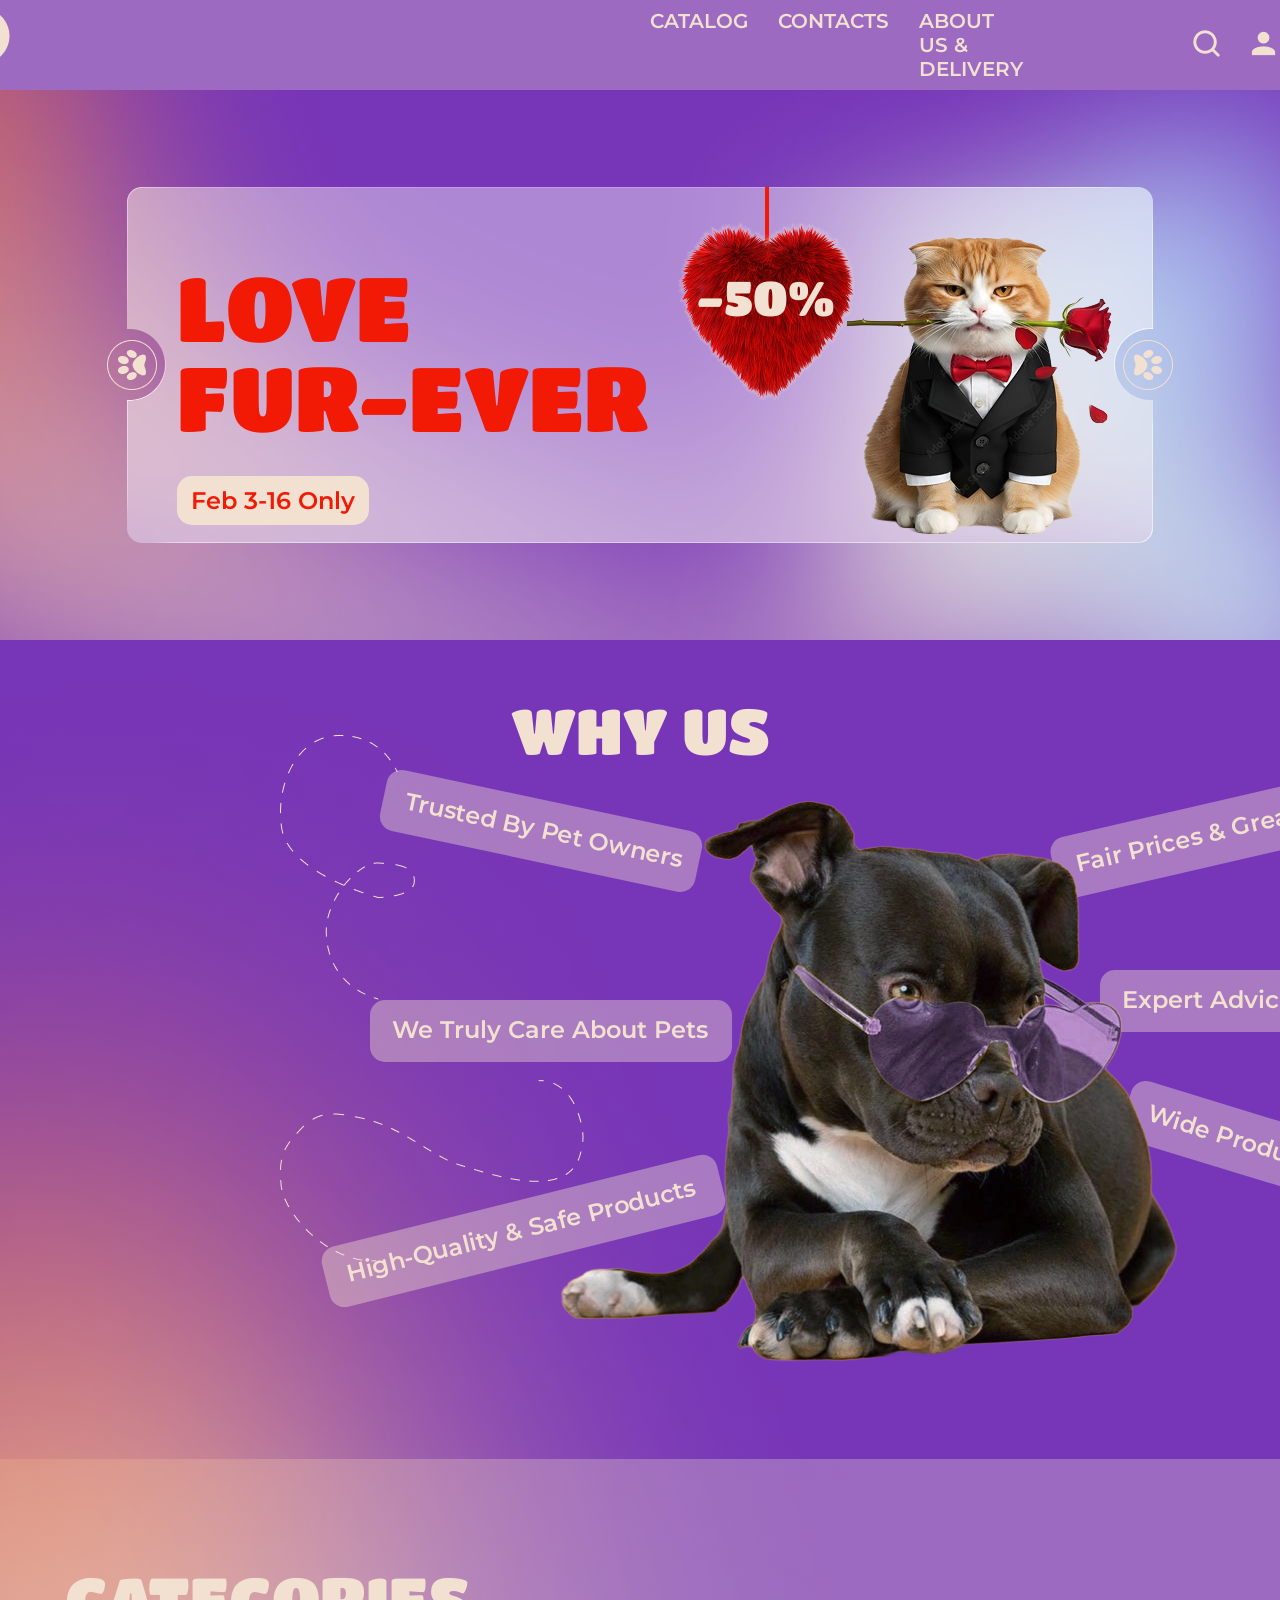
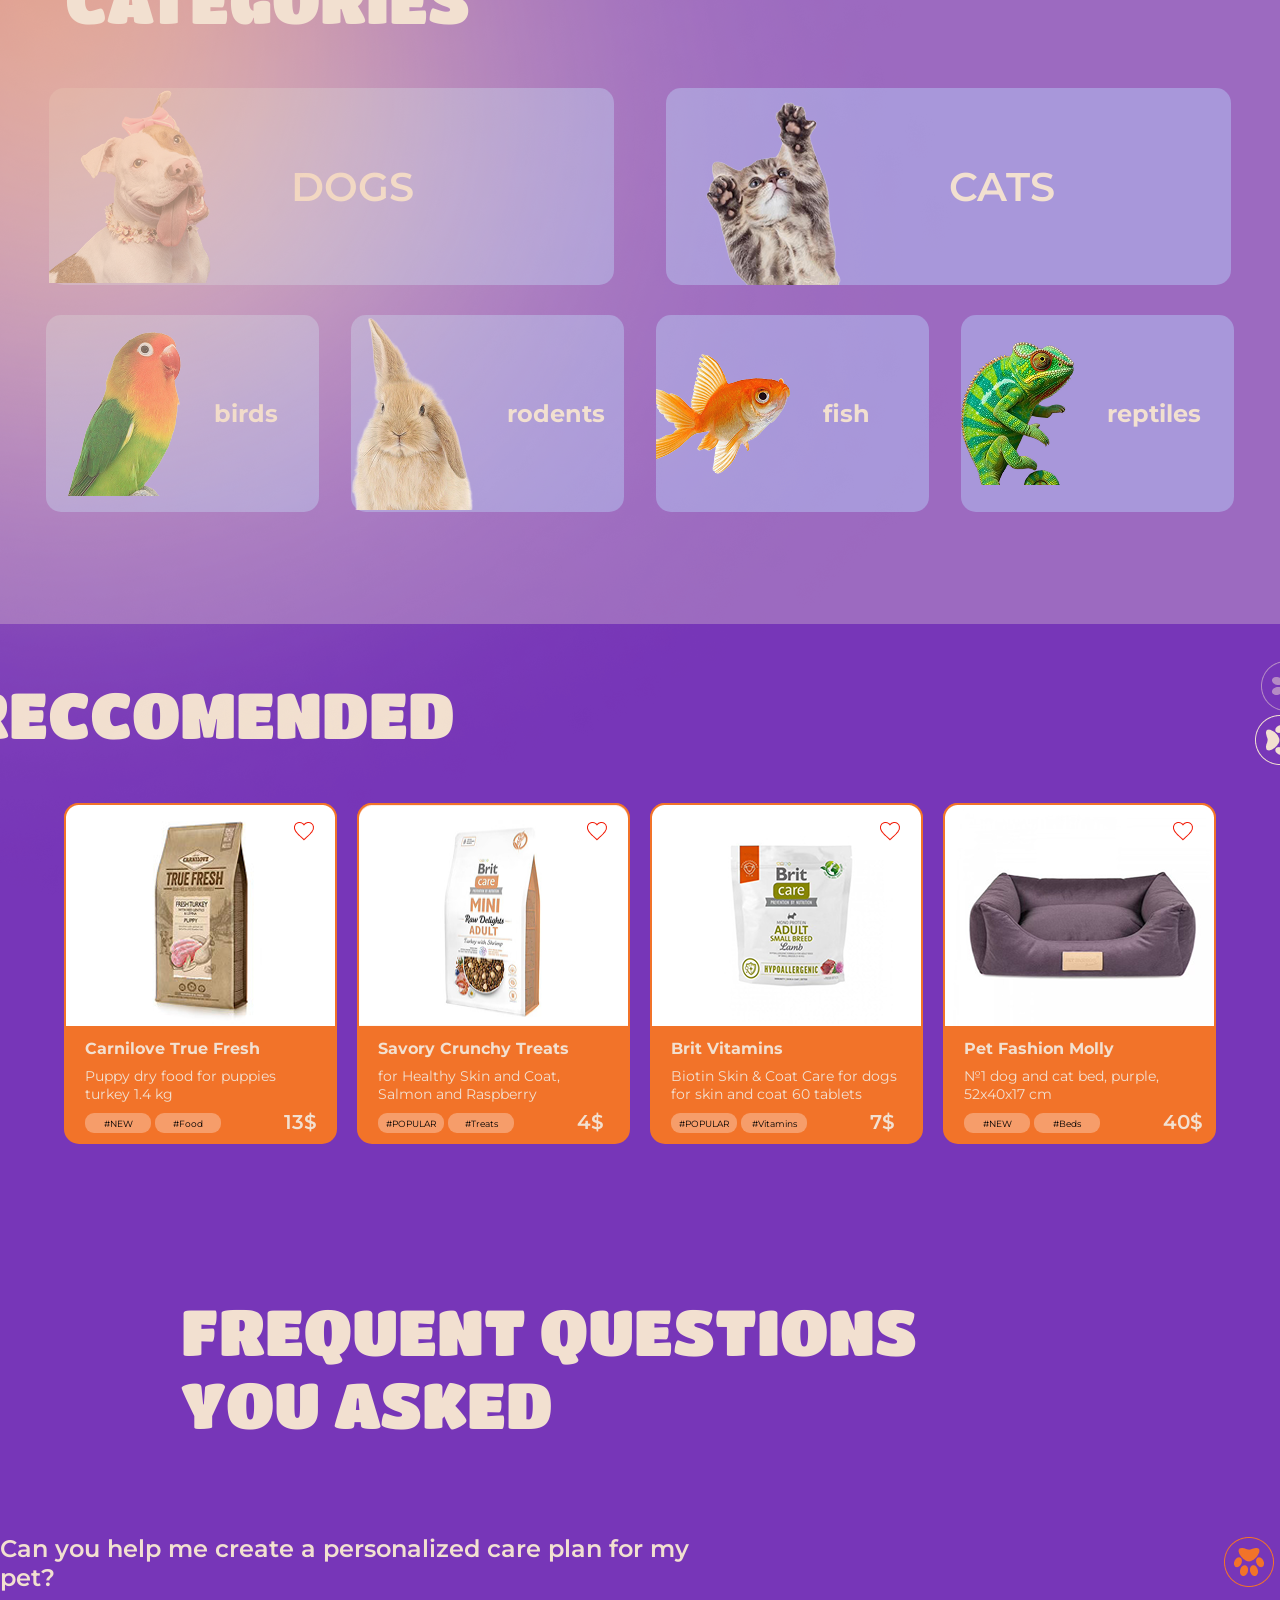
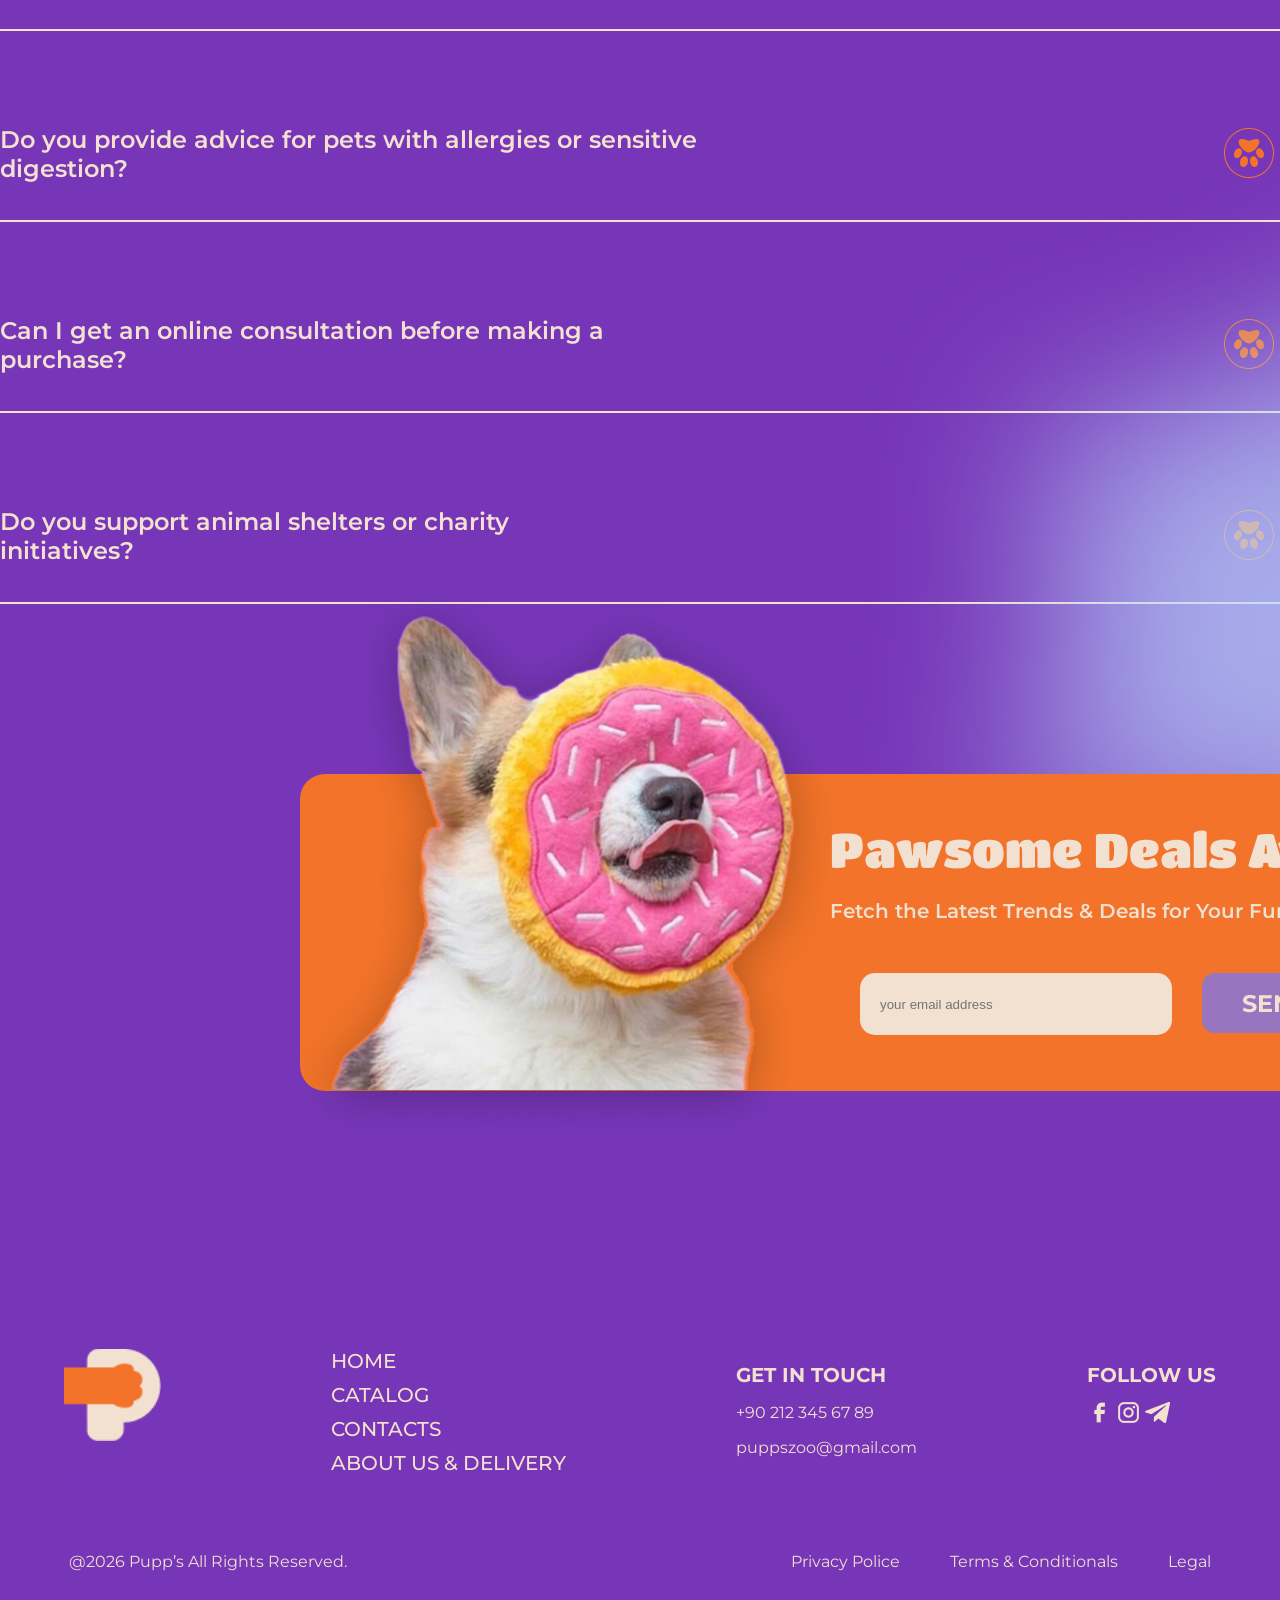
<file: index.html>
<!DOCTYPE html>
<html lang="en">

<head>
    <meta charset="UTF-8">
    <meta name="viewport" content="width=device-width, initial-scale=1.0">
    <title>Pups</title>
    <link rel="stylesheet" href="style.css">
</head>

<body>
    <header id="top">
        <button class="burgerbtn" id="burgerbtn"><img src="images/iconamoon_menu-burger-horizontal-light.png"
                alt="burger"></button>
        <a href="#top2"> <img class="logohe" src="images/Logo (2).png" alt="Logo"></a>

        <nav>
            <a href="catalog.html">Catalog</a>
            <a href="contact.html">contacts</a>
            <a href="about.html">About us & delivery</a>
        </nav>

        <div>
            <button class="search"><img src="images/cuida_search-outline.png" alt="search"></button>
            <a href="account.html"><button><img src="images/mdi_user.png" alt="prof"></button></a>
            <button id="btnModal"><img src="images/lets-icons_bag-fill.png" alt="shop"></button>
        </div>
    </header>
<img class="rtytb" src="images/Vector3.png " alt="3">
<img class="radiazia" src="images/Vector4.png" alt="4">
    <main>
        <section class="sec1">

            <button class="lapa1"></button>
            <div class="tatodiv1">
                <div>
                    <h1>LOVE <br>
                        FUR-EVER</h1>
                    <button>Feb 3-16 only</button>
                </div>
                <div>
                    <h2>-50%</h2>
                    <img class="serd" src="images/heart.png" alt="серце">
                    <img class="kot" src="images/catik.png" alt="котя">
                </div>
            </div>
            <button class="lapa2"></button>

        </section>

        <section class="sec2">

            <h1>Why Us</h1>

            <div>
                <h2>Trusted by Pet Owners</h2>
                <h2>We Truly Care About Pets</h2>
                <h2>High-Quality & Safe Products</h2>
                <h2>Fair Prices & Great Deals</h2>
                <h2>Expert Advice & Support</h2>
                <h2>Wide Product Range</h2>

                <img src="images/Vector 12.png" alt="palka1">
                <img src="images/Vector 13.png" alt="palka2">

                <img src="images/Vector 14.png" alt="palka4">

                <img src="images/dog.png" alt="dog">
            </div>
        </section>

        <section class="sec3">
            <h1>Categories</h1>

            <div class="tatodiv2">
                <div>
                    <img class="dogs" src="images/telegram-cloud-document-2-5201837760670896789 1.png" alt="">
                    <h2>dogs</h2>
                </div>

                <div>
                    <img class="kot2" src="images/telegram-cloud-document-2-5201837760670896825 1.png" alt="">
                    <h2>cats</h2>
                </div>
            </div>

            <div class="tatodiv3">
                <div>
                    <img class="birds" src="images/telegram-cloud-document-2-5201837760670896795 1.png" alt="">
                    <h2>birds</h2>
                </div>

                <div>
                    <img class="rodents" src="images/telegram-cloud-document-2-5201837760670896791 1.png" alt="">
                    <h2 class="rabbit">rodents</h2>
                </div>

                <div>
                    <img class="fish" src="images/telegram-cloud-document-2-5201837760670896833 1.png" alt="">
                    <h2>fish</h2>
                </div>

                <div>
                    <img class="reptiles" src="images/telegram-cloud-document-2-5201837760670896805 1.png" alt="">
                    <h2 class="rabbit">reptiles</h2>
                </div>
            </div>
        </section>

        <section class="sec4">

            <div class="tatodiv8">

                <h1>RECCOMENDED</h1>

                <div class="btnl">
                    <button><img style="opacity: 0.5;" src="images/Frame 16.png" alt="лапа1"></button>
                    <button class="lapa3"></button>
                </div>

            </div>

            <div class="tatodiv4">
                <div class="div1">
                    <img src="images/Rectangle 22.png" alt="img">
                    <img class="serd2" src="images/Vector (3).png" alt="cepце">

                    <div>
                        <h2>Carnilove True Fresh </h2>
                        <h3>Puppy dry food for puppies turkey 1.4 kg</h3>

                        <button>#NEW</button>
                        <button>#Food</button>

                        <p>13$</p>

                        <button id="buynow" class="buynow">block now</button>
                    </div>

                </div>

                <div class="div1">
                    <img style="height: 225px; width: 273px;" src="images/Rectangle 22 (1).png" alt="img">
                    <img class="serd2" src="images/Vector (3).png" alt="cepце">

                    <div>
                        <h2>Savory Crunchy Treats</h2>
                        <h3>for Healthy Skin and Coat, Salmon and Raspberry</h3>

                        <button>#POPULAR</button>
                        <button>#Treats</button>

                        <p>4$</p>

                        <button class="buynow">buy now</button>
                    </div>

                </div>

                <div class="div1">
                    <img src="images/Rectangle 22 (2).png" alt="img">
                    <img class="serd2" src="images/Vector (3).png" alt="cepце">

                    <div>
                        <h2>Brit Vitamins</h2>
                        <h3>Biotin Skin & Coat Care for dogs for skin and coat 60 tablets</h3>

                        <button>#POPULAR</button>
                        <button>#Vitamins</button>

                        <p>7$</p>

                        <button class="buynow">buy now</button>
                    </div>

                </div>

                <div class="div1">
                    <img src="images/Rectangle 22 (3).png" alt="img">
                    <img class="serd2" src="images/Vector (3).png" alt="cepце">

                    <div>
                        <h2>Pet Fashion Molly</h2>
                        <h3>№1 dog and cat bed, purple, 52x40x17 cm</h3>

                        <button>#NEW</button>
                        <button>#Beds</button>

                        <p>40$</p>

                        <button class="buynow">buy now</button>
                    </div>

                </div>


            </div>
        </section>

        <section class="sec5">
            <h1>Frequent questions <br> you asked</h1>

            <div class="div2">
                <p>Can you help me create a personalized care plan for my pet?</p>
                <button><img src="images/Frame 18.png" alt="lapki"></button>
            </div>

            <hr>

            <div class="div2-3">
                <p>Do you provide advice for pets with allergies or sensitive digestion?</p>
                <button><img src="images/Frame 18.png" alt="lapki"></button>
            </div>

            <hr>

            <div class="div3">
                <p>Can I get an online consultation before making a purchase?</p>
                <button><img src="images/Frame 18.png" alt="lapki"></button>
            </div>

            <hr>

            <div class="div4">
                <p>Do you support animal shelters or charity initiatives?</p>
                <button><img src="images/Frame 18.png" alt="lapki"></button>
            </div>

            <hr>

        </section>

        <section class="sec6">
            <div class="tatodiv5">
                <img src="images/telegram-cloud-document-2-5222136652285120046 1.png" alt="dog3">


                <div>
                    <h1>Pawsome Deals Await</h1>
                    <p>Fetch the Latest Trends & Deals for Your Furry Friend!</p>

                    <div class="input2">
                        <input type="email" placeholder="your email address">
                        <button id="send">SEND</button>
                    </div>
                </div>
            </div>


        </section>
    </main>

    <footer id="top2">

        <div class="tatodiv6">

            <a href="#top"> <img class="logo" src="images/Logo (2).png" alt="Logo"></a>
            <h2>Pupp’s</h2>
            <nav>
                <a href="#">HOME</a>
                <a href="#">CATALOG</a>
                <a href="#">CONTACTS</a>
                <a href="#">ABOUT US & DELIVERY</a>
            </nav>

            <div>
                <h1>GET IN TOUCH</h1>
                <p class="f1">+90 212 345 67 89</p>
                <p class="pupsP">puppszoo@gmail.com</p>
            </div>

            <div class="imgf">
                <h1>FOLLOW US</h1>

                <img src="images/gg_facebook.png" alt="f">
                <img src="images/mdi_instagram.png" alt="i">
                <img src="images/file-icons_telegram.png" alt="tg">
            </div>
        </div>
        <hr>
        <div class="tatodiv7">

            <div>
                <p>@2026 Pupp’s All Rights Reserved.</p>
            </div>

            <div class="ptl">
                <p>Privacy Police</p>
                <p class="p1">Terms & Conditionals</p>
                <p class="p2">Legal</p>
            </div>

        </div>

    </footer>



    <div class="Modal1" id="modal1">
        <button class="close1" id="close1">X</button>

        <div>
            <button class="log">LOGIN</button>
            <button class="sig">SIGN UP</button>
        </div>

        <form action="https://formspree.io/f/mgawlawr" method="post">

            <p>Email</p>
            <input type="email" name="Email">

            <p>Password</p>
            <input type="password" name="password">
            <br>
            <a href="#">Forgot a password?</a>
            <br>
            <button class="login" type="submit">log in</button>

            <h3>Don't have an account? <a id="sign" href="#">Sign up</a></h3>
        </form>
    </div>

    <div class="Modal2" id="modal2">
        <button class="close2" id="close2">X</button>

        <div>

            <button class="sig">LOGIN</button>
            <button class="log2">SIGN UP</button>

        </div>

        <form action="#">
            <p>Full name</p>
            <input type="text">

            <p>Phone number</p>
            <input type="number">

            <p>Email</p>
            <input type="email">

            <p>Create a password</p>
            <input type="password">

            <p>Confirm a password</p>
            <input type="password">

            <button class="sign">SIGN UP</button>

            <h3>Already have an account? <a href="#">Log in</a></h3>
        </form>
    </div>

    <div class="Modal3" id="modal3">

        <div class="cast">

            <button class="close3" id="close3">X</button>

            <h1>CAST</h1>

        </div>

        <div class="block">

            <div class="minib">
                <img class="b1" src="images/Rectangle 263.png" alt="img1B">

                <div>
                    <h3>Carnilove True Fresh </h3>
                    <p>Puppy dry food for puppies turkey 1.4 kg</p>

                    <div class="btn1">
                        <button>-</button>
                        <h3>1</h3>
                        <button>+</button>
                    </div>

                </div>

                <img src="images/Vector 18.png" alt="hr">

                <div>
                    <s>$ 250</s>
                    <h2>$ 150</h2>

                    <h4>Discount 25%</h4>

                </div>


                <button><img src="images/tabler_trash-filled.png" alt="mysor"></button>

            </div>



            <div class="minib">
                <img class="b1" src="images/Rectangle 263 (3).png" alt="img1B">

                <div>
                    <h3>Brit Vitamins</h3>
                    <p>Biotin Skin & Coat Care for dogs for skin and coat 60 tablets</p>

                    <div class="btn1">
                        <button>-</button>
                        <h3>2</h3>
                        <button>+</button>
                    </div>

                </div>

                <img src="images/Vector 18.png" alt="hr">


                <h2>$ 14</h2>



                <button><img src="images/tabler_trash-filled.png" alt="mysor"></button>

            </div>


            <div class="minib">
                <img class="b1" src="images/Rectangle 263 (6).png" alt="img1B">
                <div>

                    <h3>Trixie Cat Scratching Post</h3>
                    <p>Jute/Plush, White-Pink, 54x40x73 cm</p>

                    <div class="btn1">
                        <button>-</button>
                        <h3>1</h3>
                        <button>+</button>
                    </div>

                </div>

                <img src="images/Vector 18.png" alt="hr">

                <div>
                    <s>$ 2050</s>
                    <h2>$ 1150</h2>

                    <h4>Discount 45%</h4>
                </div>

                <button><img src="images/tabler_trash-filled.png" alt="mysor"></button>

            </div>

        </div>



        <div class="block2">

            <div>

                <h2>Buy in one click</h2>

                <div class="bibik">
                    <button><img src="images/Frame 84.png" alt="prapor"></button>
                    <input type="number" placeholder="Phone number">
                </div>

                <button class="btn2">FAST ORDER</button>

            </div>

            <div>
                <p>Total without discount <span>$ 1 490</span></p>
                <p>Discount <span style="color: #F21905;">$ 490</span></p>
                <p> Delivery<span style="color: #138F0B;">Free</span></p>

                <h3>TOTAL <span>$ 1000</span></h3>

                <input type="text" placeholder="Еnter promo code">
                <button class="btn3">CREATE ORDER</button>
            </div>

        </div>
    </div>

    <div class="Modal4" id="modal4">

        <img class="imgModal4" id="imgModal4" src="images/modal4.png" alt="modal4">
        <button class="next" id="next">Next ➩</button>

    </div>

    <div class="Modal5" id="Modal5">

        <img class="imgModal5" id="imgModal5" src="images/modal5.png" alt="modal5">
        <button class="shopnow" id="shopnow">SHOP NOW</button>
    </div>

    <div class="Burger" id="Burger">

        <div class="headerB">
            <div>
                <button class="close6" id="close6">X</button>
                <a href="#top2"> <img class="logohe" src="images/Logo (2).png" alt="Logo"></a>
            </div>

            <div>
                <a href="account.html"><button><img src="images/mdi_user.png" alt="prof"></button></a>
                <button id="btnModal"><img src="images/lets-icons_bag-fill.png" alt="shop"></button>
            </div>

        </div>

        <nav>
            <a href="index.html">Home</a>
            <hr>
            <a href="catalog.html">Catalog</a>
            <hr>
            <a href="contact.html">contacts</a>
            <hr>
            <a href="about.html">About us & delivery</a>
        </nav>

        <div class="fit">
            <img src="images/gg_facebook.png" alt="f">
            <img src="images/mdi_instagram.png" alt="i">
            <img src="images/file-icons_telegram.png" alt="tg">
        </div>
    </div>

    <script src="main.js"></script>
</body>

</html>
</file>
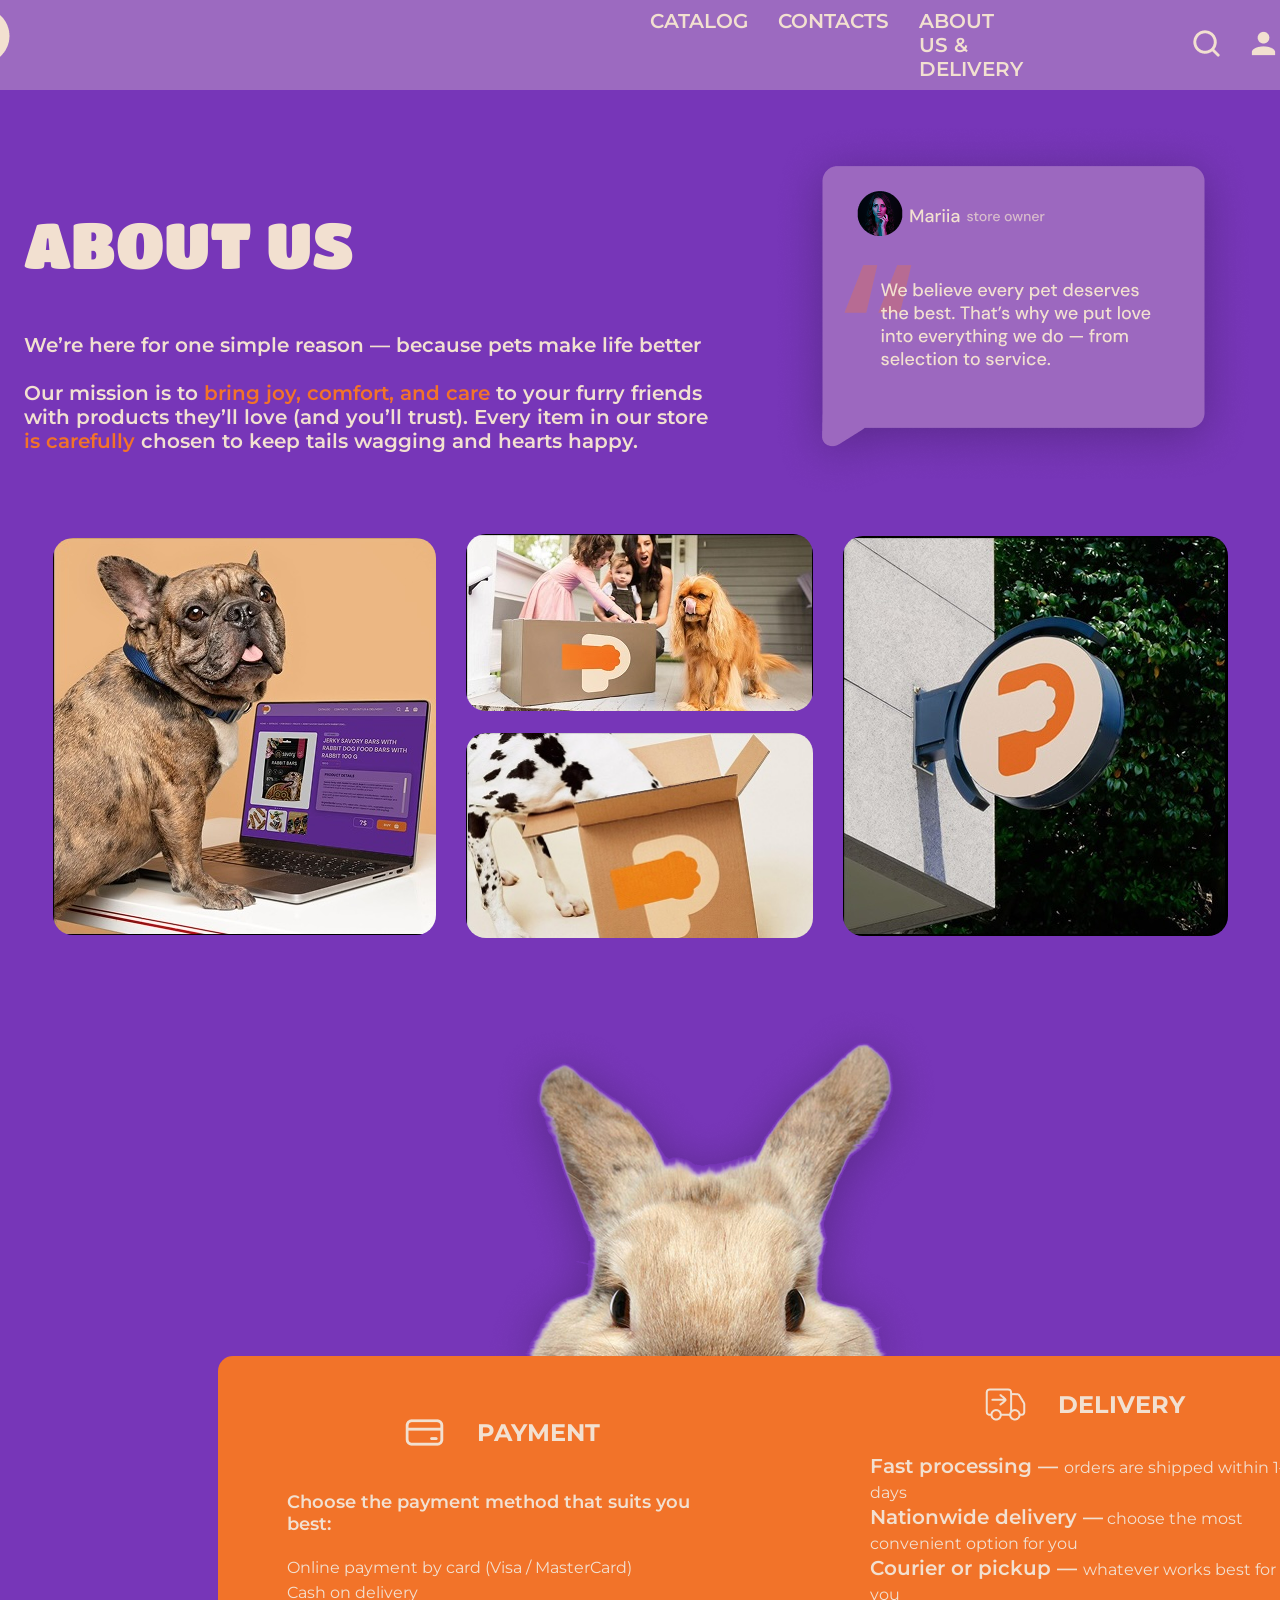
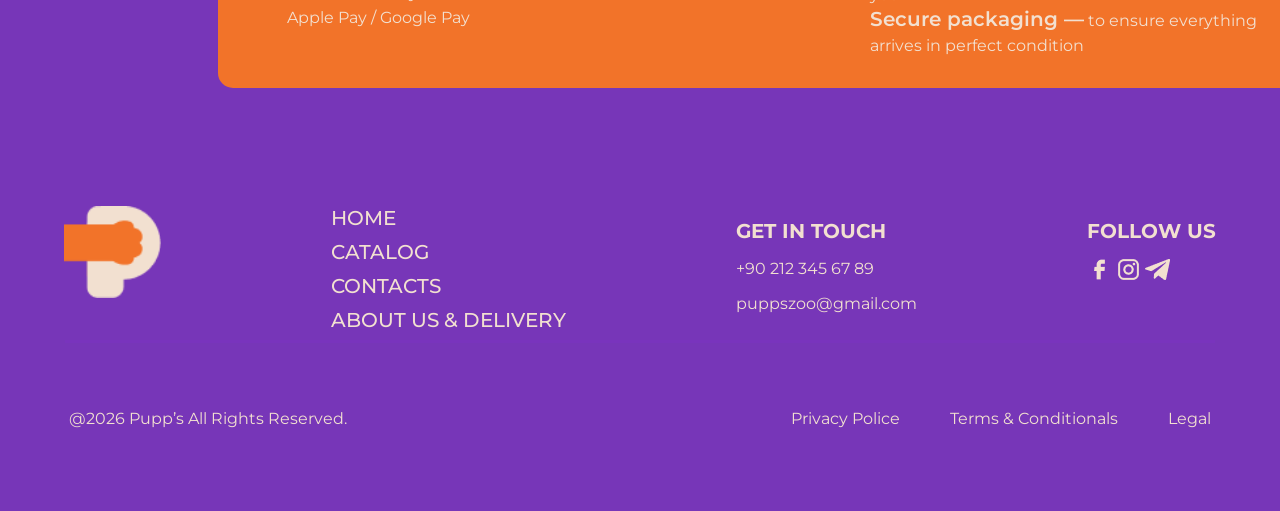
<file: about.html>
<!DOCTYPE html>
<html lang="en">

<head>
    <meta charset="UTF-8">
    <meta name="viewport" content="width=device-width, initial-scale=1.0">
    <title>Pups</title>
    <link rel="stylesheet" href="style.css">
</head>

<body>
   <header id="top">
        <button class="burgerbtn" id="burgerbtn"><img src="images/iconamoon_menu-burger-horizontal-light.png" alt="burger"></button>
        <a href="#top2"> <img class="logohe" src="images/Logo (2).png" alt="Logo"></a>

        <nav>
            <a href="catalog.html">Catalog</a>
            <a href="contact.html">contacts</a>
            <a href="about.html">About us & delivery</a>
        </nav>

        <div>
            <button class="search"><img src="images/cuida_search-outline.png" alt="search"></button>
            <a href="account.html"><button><img src="images/mdi_user.png" alt="prof"></button></a>
            <button id="btnModal"><img src="images/lets-icons_bag-fill.png" alt="shop"></button>
        </div>
    </header>

    <main>

        <section class="sec9">
            <div>
                <h1>About us</h1>
                <p>We’re here for one simple reason — because pets make life better
                    <br><br>
                    Our mission is to <span>bring joy, comfort, and care</span> to your furry friends with products
                    they’ll love (and
                    you’ll trust). Every item in our store <span>is carefully</span> chosen to keep tails wagging and
                    hearts happy.
                </p>
            </div>

            <img src="images/maria.png" alt="misl">
        </section>

        <section class="sec10">

            <img src="images/dogipk.jpg" alt="pesuk">
            <div style="display: flex; flex-direction: column; gap: 22px;">
                <img src="images/dogbilakorob.jpg" alt="korobka">
                <img src="images/pesukvkorob.jpg" alt="korobka2">
            </div>
            <img  src="images/vuviska.jpg" alt="baner">

        </section>

        <section class="sec11">
            <img class="rabbit" src="images/rabbit.png" alt="rabbit">

            <div class="tatodivA">

                <div style="width: 428px;">
                    <div class="flex">
                        <img src="images/fluent_payment-24-regular.png" alt="carts">
                        <h2>PAYMENT</h2>
                    </div>

                    <h4>Choose the payment method that suits you best:</h4>
                    <p>
                        Online payment by card (Visa / MasterCard) <br>
                        Cash on delivery <br>
                        Apple Pay / Google Pay</p>
                </div>
                <div style="width: 428px;">
                    <div class="flex2">
                        <img src="images/hugeicons_delivery-sent-02.png" alt="car">
                        <h2>DELIVERY</h2>
                    </div>


                    <p>
                        <span>Fast processing — </span> orders are shipped within 1–2 days <br>
                        <span>Nationwide delivery —</span> choose the most convenient option for you <br>
                        <span>Courier or pickup — </span> whatever works best for you <br>
                        <span>Secure packaging —</span> to ensure everything arrives in perfect condition <br>

                    </p>
                </div>
            </div>

        </section>

    </main>

    <footer>

        <div class="tatodiv6">

            <img class="logo" src="images/Logo (2).png" alt="Logo">

            <nav>
                <a href="#">HOME</a>
                <a href="#">CATALOG</a>
                <a href="#">CONTACTS</a>
                <a href="#">ABOUT US & DELIVERY</a>
            </nav>

            <div>
                <h1>GET IN TOUCH</h1>
                <p>+90 212 345 67 89</p>
                <p>puppszoo@gmail.com</p>
            </div>

            <div>
                <h1>FOLLOW US</h1>

                <img src="images/gg_facebook.png" alt="f">
                <img src="images/mdi_instagram.png" alt="i">
                <img src="images/file-icons_telegram.png" alt="tg">
            </div>
        </div>
        <hr>
        <div class="tatodiv7">

            <div>
                <p>@2026 Pupp’s All Rights Reserved.</p>
            </div>

            <div class="ptl">
                <p>Privacy Police</p>
                <p>Terms & Conditionals</p>
                <p>Legal</p>
            </div>

        </div>

    </footer>



    <div class="Modal1" id="modal1">
        <button class="close1" id="close1">X</button>

        <div>
            <button class="log">LOGIN</button>
            <button class="sig">SIGN UP</button>
        </div>

        <form action="#">

            <p>Email</p>
            <input type="email">

            <p>Password</p>
            <input type="password">
            <br>
            <a href="#">Forgot a password?</a>
            <br>
            <button>log in</button>

            <h3>Don't have an account? <a href="#">Sign up</a></h3>
        </form>
    </div>



    <div class="Modal2" id="modal2">
        <button class="close2" id="close2">X</button>

        <div>

            <button class="sig">LOGIN</button>
            <button class="log2">SIGN UP</button>

        </div>

        <form action="#">
            <p>Full name</p>
            <input type="text">

            <p>Phone number</p>
            <input type="number">

            <p>Email</p>
            <input type="email">

            <p>Create a password</p>
            <input type="password">

            <p>Confirm a password</p>
            <input type="password">

            <button>SIGN UP</button>

            <h3>Already have an account? <a href="#">Log in</a></h3>
        </form>
    </div>



    <div class="Modal3" id="modal3">

        <div class="cast">

            <button class="close3" id="close3">X</button>

            <h1>CAST</h1>

        </div>

        <div class="block">

            <div class="minib">
                <img class="b1" src="images/Rectangle 263.png" alt="img1B">

                <div>
                    <h3>Carnilove True Fresh </h3>
                    <p>Puppy dry food for puppies turkey 1.4 kg</p>

                    <div class="btn1">
                        <button>-</button>
                        <h3>1</h3>
                        <button>+</button>
                    </div>

                </div>

                <img src="images/Vector 18.png" alt="hr">

                <div>
                    <s>$ 250</s>
                    <h2>$ 150</h2>

                    <h4>Discount 25%</h4>

                </div>


                <button><img src="images/tabler_trash-filled.png" alt="mysor"></button>

            </div>



            <div class="minib">
                <img class="b1" src="images/Rectangle 263 (3).png" alt="img1B">

                <div>
                    <h3>Brit Vitamins</h3>
                    <p>Biotin Skin & Coat Care for dogs for skin and coat 60 tablets</p>

                    <div class="btn1">
                        <button>-</button>
                        <h3>2</h3>
                        <button>+</button>
                    </div>

                </div>

                <img src="images/Vector 18.png" alt="hr">


                <h2>$ 14</h2>



                <button><img src="images/tabler_trash-filled.png" alt="mysor"></button>

            </div>


            <div class="minib">
                <img class="b1" src="images/Rectangle 263 (6).png" alt="img1B">
                <div>

                    <h3>Trixie Cat Scratching Post</h3>
                    <p>Jute/Plush, White-Pink, 54x40x73 cm</p>

                    <div class="btn1">
                        <button>-</button>
                        <h3>1</h3>
                        <button>+</button>
                    </div>

                </div>

                <img src="images/Vector 18.png" alt="hr">

                <div>
                    <s>$ 2050</s>
                    <h2>$ 1150</h2>

                    <h4>Discount 45%</h4>
                </div>

                <button><img src="images/tabler_trash-filled.png" alt="mysor"></button>

            </div>

        </div>



        <div class="block2">

            <div>

                <h2>Buy in one click</h2>

                <div class="bibik">
                    <button><img src="images/Frame 84.png" alt="prapor"></button>
                    <input type="number" placeholder="Phone number">
                </div>

                <button class="btn2">FAST ORDER</button>

            </div>

            <div>
                <p>Total without discount <span>$ 1 490</span></p>
                <p>Discount <span style="color: #F21905;">$ 490</span></p>
                <p> Delivery<span style="color: #138F0B;">Free</span></p>

                <h3>TOTAL <span>$ 1000</span></h3>

                <input type="text" placeholder="Еnter promo code">
                <button class="btn3">CREATE ORDER</button>
            </div>

        </div>
    </div>
</body>

</html>
</file>
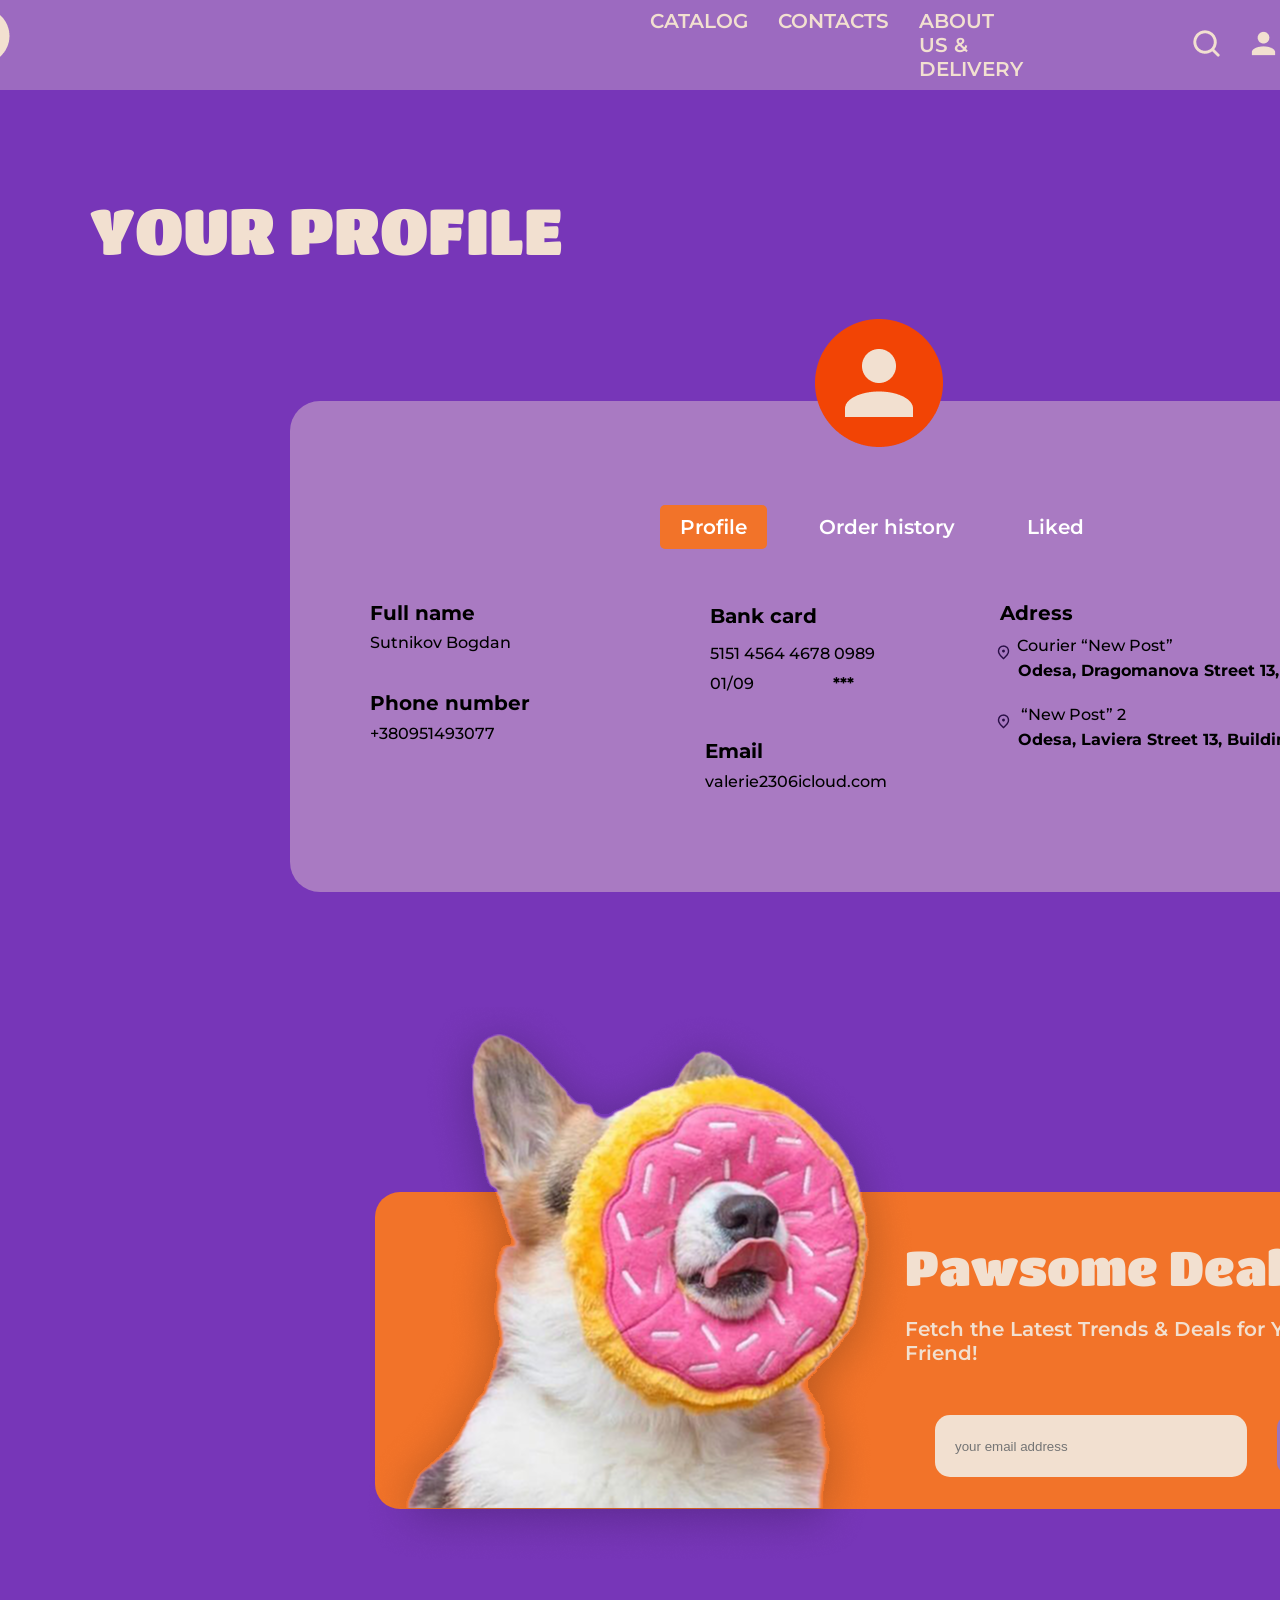
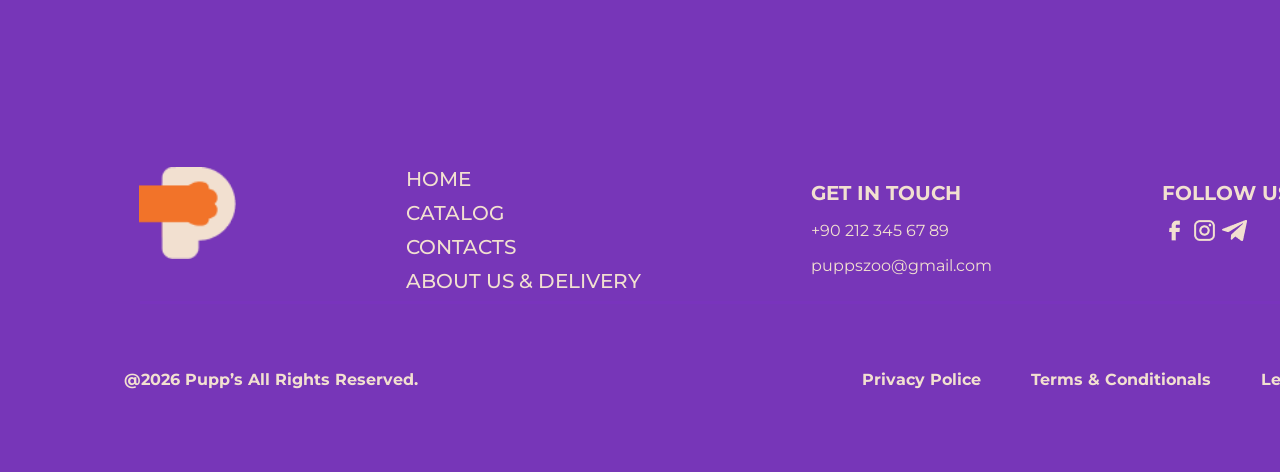
<file: account.html>
<!DOCTYPE html>
<html lang="en">

<head>
    <meta charset="UTF-8">
    <meta name="viewport" content="width=device-width, initial-scale=1.0">
    <title>Pups</title>
    <link rel="stylesheet" href="style.css">
</head>

<body>
  <header id="top">
        <button class="burgerbtn" id="burgerbtn"><img src="images/iconamoon_menu-burger-horizontal-light.png" alt="burger"></button>
        <a href="#top2"> <img class="logohe" src="images/Logo (2).png" alt="Logo"></a>

        <nav>
            <a href="catalog.html">Catalog</a>
            <a href="contact.html">contacts</a>
            <a href="about.html">About us & delivery</a>
        </nav>

        <div>
            <button class="search"><img src="images/cuida_search-outline.png" alt="search"></button>
            <a href="account.html"><button><img src="images/mdi_user.png" alt="prof"></button></a>
            <button id="btnModal"><img src="images/lets-icons_bag-fill.png" alt="shop"></button>
        </div>
    </header>

    <main>

        <section class="sec12">

            <h1>Your Profile</h1>

            <img src="images/user photo.png" alt="user">

            <div class="tatodivAK">

                <div class="bAK">
                    <button style="background-color: #F27329; border-radius: 5px;">Profile</button>
                    <button style="width: 200px;">Order history</button>
                    <button>Liked</button>
                </div>

                <div class="content">

                    <div class="profile">

                        <div style=" position: relative;top: 0px; left: 25px;">
                            <div style="height: 50px;">
                                <h4>Full name</h4>
                                <p>Sutnikov Bogdan</p>
                            </div>

                            <div>
                                <h4>Phone number</h4>
                                <p>+380951493077</p>
                            </div>

                        </div>

                        <div style=" position: relative;top: 0px; left: 25px;">
                            <div style="line-height: 30px;">
                                <h4>Bank card</h4>
                                <p>5151 4564 4678 0989 <br> 01/09 <b style="position: relative; left: 75px;">
                                        ***</p>
                            </div>

                            <div style="position: relative; left: -80px;">
                                <h4>Email</h4>
                                <p>valerie2306icloud.com</p>
                            </div>
                        </div>


                        <div style="position: relative; left: -100px;">
                            <h4>Adress</h4>
                            <p class="pimg"><img src="images/ic_outline-place.png" alt="geo">Courier “New Post” <br>
                                <b style="position: relative; left: 18px;"> Odesa, Dragomanova Street 13, Building 9
                                </b>
                            </p>
                            <br>
                            <p class="pimg"><img src="images/ic_outline-place.png" alt="geo"> “New Post” 2 <br>
                                <b style="position: relative; left: 18px;"> Odesa, Laviera Street 13, Building 9 </b>
                            </p>

                        </div>

                        <button><img src="images/editing.png" alt="editing"></button>

                    </div>



                </div>

            </div>
        </section>


        <section class="sec6">
            <div class="tatodiv5">
                <img src="images/telegram-cloud-document-2-5222136652285120046 1.png" alt="dog3">


                <div>
                    <h1 style="width: 568px;">Pawsome Deals Await</h1>
                    <p style="width: 551px;">Fetch the Latest Trends & Deals for Your Furry Friend!</p>

                    <div class="input2">
                        <input type="email" placeholder="your email address">
                        <button>SEND</button>
                    </div>
                </div>
            </div>


        </section>

    </main>

    <footer>

        <div class="tatodiv6">

            <img class="logo" src="images/Logo (2).png" alt="Logo">

            <nav>
                <a href="#">HOME</a>
                <a href="#">CATALOG</a>
                <a href="#">CONTACTS</a>
                <a href="#">ABOUT US & DELIVERY</a>
            </nav>

            <div>
                <h1>GET IN TOUCH</h1>
                <p>+90 212 345 67 89</p>
                <p>puppszoo@gmail.com</p>
            </div>

            <div>
                <h1>FOLLOW US</h1>

                <img src="images/gg_facebook.png" alt="f">
                <img src="images/mdi_instagram.png" alt="i">
                <img src="images/file-icons_telegram.png" alt="tg">
            </div>
        </div>
        <hr>
        <div class="tatodiv7">

            <div>
                <p>@2026 Pupp’s All Rights Reserved.</p>
            </div>

            <div class="ptl">
                <p>Privacy Police</p>
                <p>Terms & Conditionals</p>
                <p>Legal</p>
            </div>

        </div>

    </footer>



    <div class="Modal1" id="modal1">
        <button class="close1" id="close1">X</button>

        <div>
            <button class="log">LOGIN</button>
            <button class="sig">SIGN UP</button>
        </div>

        <form action="#">

            <p>Email</p>
            <input type="email">

            <p>Password</p>
            <input type="password">
            <br>
            <a href="#">Forgot a password?</a>
            <br>
            <button>log in</button>

            <h3>Don't have an account? <a href="#">Sign up</a></h3>
        </form>
    </div>



    <div class="Modal2" id="modal2">
        <button class="close2" id="close2">X</button>

        <div>

            <button class="sig">LOGIN</button>
            <button class="log2">SIGN UP</button>

        </div>

        <form action="#">
            <p>Full name</p>
            <input type="text">

            <p>Phone number</p>
            <input type="number">

            <p>Email</p>
            <input type="email">

            <p>Create a password</p>
            <input type="password">

            <p>Confirm a password</p>
            <input type="password">

            <button>SIGN UP</button>

            <h3>Already have an account? <a href="#">Log in</a></h3>
        </form>
    </div>



    <div class="Modal3" id="modal3">

        <div class="cast">

            <button class="close3" id="close3">X</button>

            <h1>CAST</h1>

        </div>

        <div class="block">

            <div class="minib">
                <img class="b1" src="images/Rectangle 263.png" alt="img1B">

                <div>
                    <h3>Carnilove True Fresh </h3>
                    <p>Puppy dry food for puppies turkey 1.4 kg</p>

                    <div class="btn1">
                        <button>-</button>
                        <h3>1</h3>
                        <button>+</button>
                    </div>

                </div>

                <img src="images/Vector 18.png" alt="hr">

                <div>
                    <s>$ 250</s>
                    <h2>$ 150</h2>

                    <h4>Discount 25%</h4>

                </div>


                <button><img src="images/tabler_trash-filled.png" alt="mysor"></button>

            </div>



            <div class="minib">
                <img class="b1" src="images/Rectangle 263 (3).png" alt="img1B">

                <div>
                    <h3>Brit Vitamins</h3>
                    <p>Biotin Skin & Coat Care for dogs for skin and coat 60 tablets</p>

                    <div class="btn1">
                        <button>-</button>
                        <h3>2</h3>
                        <button>+</button>
                    </div>

                </div>

                <img src="images/Vector 18.png" alt="hr">


                <h2>$ 14</h2>



                <button><img src="images/tabler_trash-filled.png" alt="mysor"></button>

            </div>


            <div class="minib">
                <img class="b1" src="images/Rectangle 263 (6).png" alt="img1B">
                <div>

                    <h3>Trixie Cat Scratching Post</h3>
                    <p>Jute/Plush, White-Pink, 54x40x73 cm</p>

                    <div class="btn1">
                        <button>-</button>
                        <h3>1</h3>
                        <button>+</button>
                    </div>

                </div>

                <img src="images/Vector 18.png" alt="hr">

                <div>
                    <s>$ 2050</s>
                    <h2>$ 1150</h2>

                    <h4>Discount 45%</h4>
                </div>

                <button><img src="images/tabler_trash-filled.png" alt="mysor"></button>

            </div>

        </div>



        <div class="block2">

            <div>

                <h2>Buy in one click</h2>

                <div class="bibik">
                    <button><img src="images/Frame 84.png" alt="prapor"></button>
                    <input type="number" placeholder="Phone number">
                </div>

                <button class="btn2">FAST ORDER</button>

            </div>

            <div>
                <p>Total without discount <span>$ 1 490</span></p>
                <p>Discount <span style="color: #F21905;">$ 490</span></p>
                <p> Delivery<span style="color: #138F0B;">Free</span></p>

                <h3>TOTAL <span>$ 1000</span></h3>

                <input type="text" placeholder="Еnter promo code">
                <button class="btn3">CREATE ORDER</button>
            </div>

        </div>
    </div>
</body>

</html>
</file>
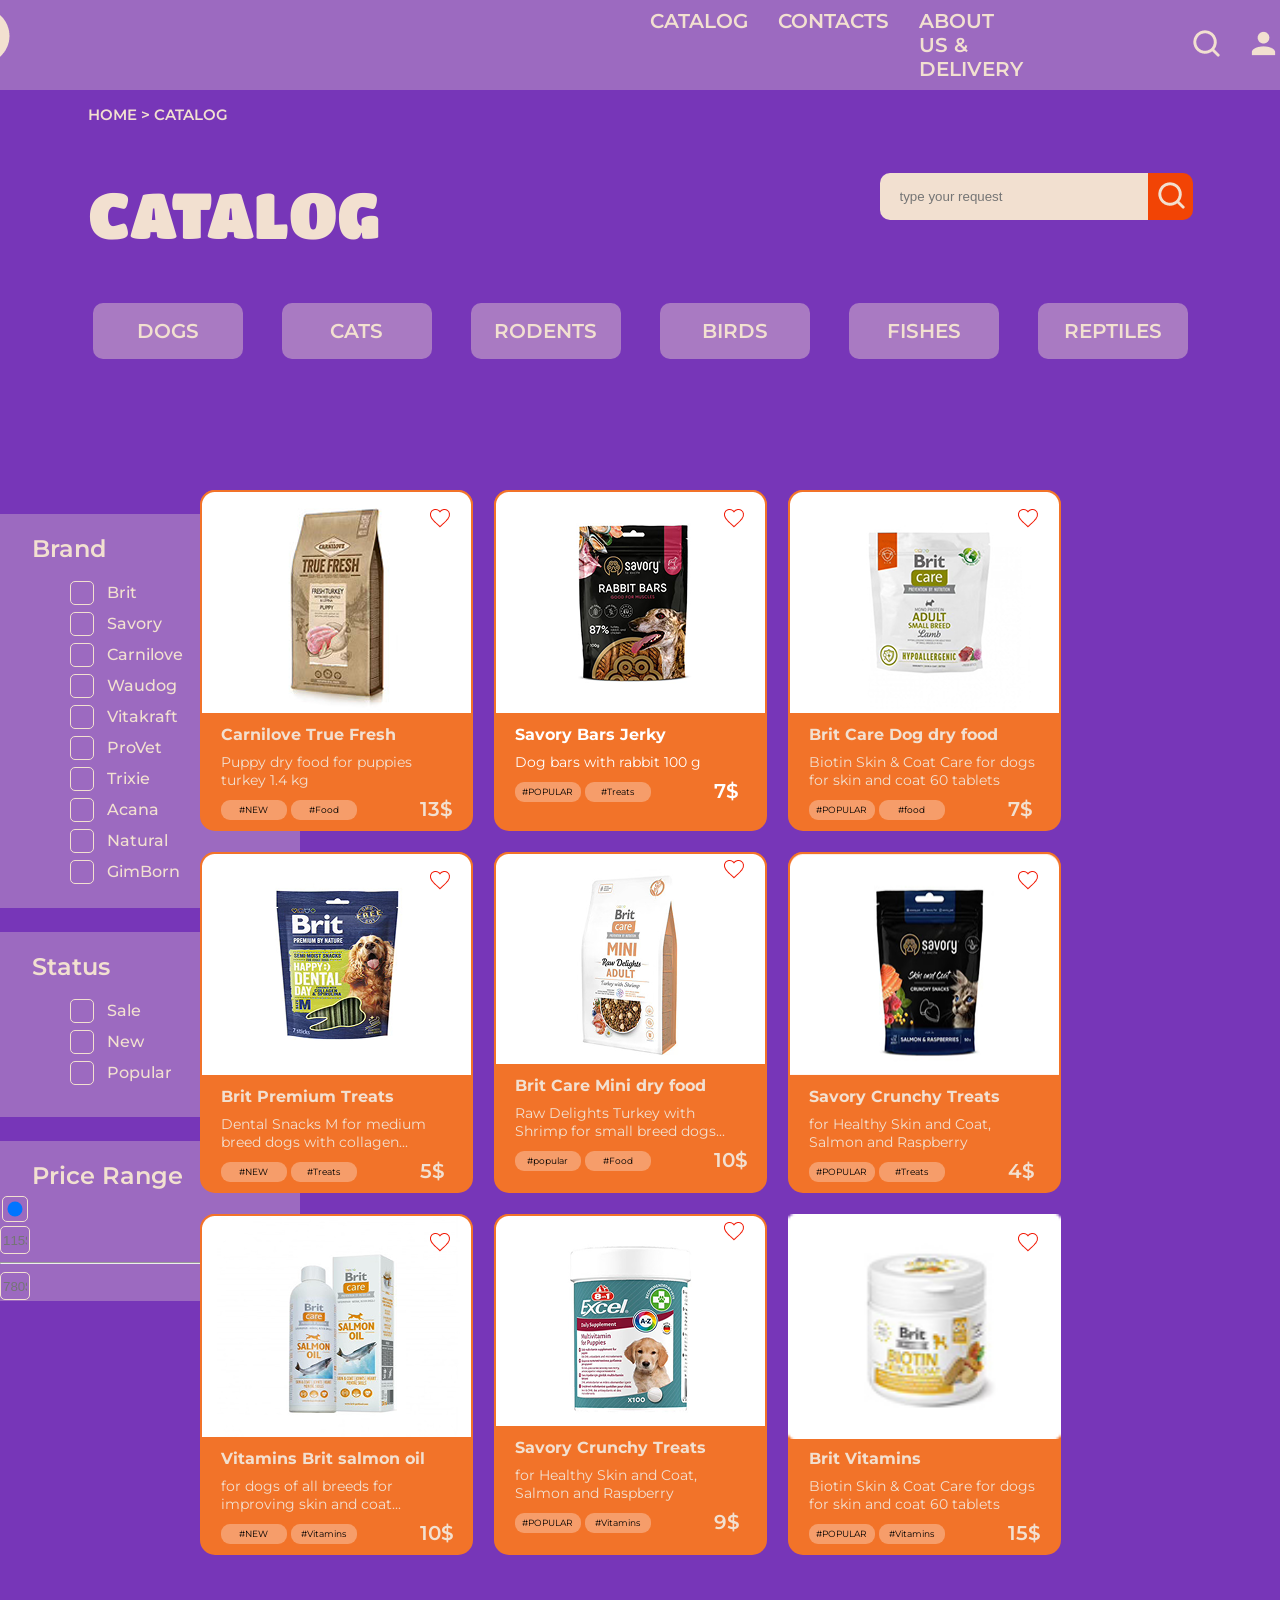
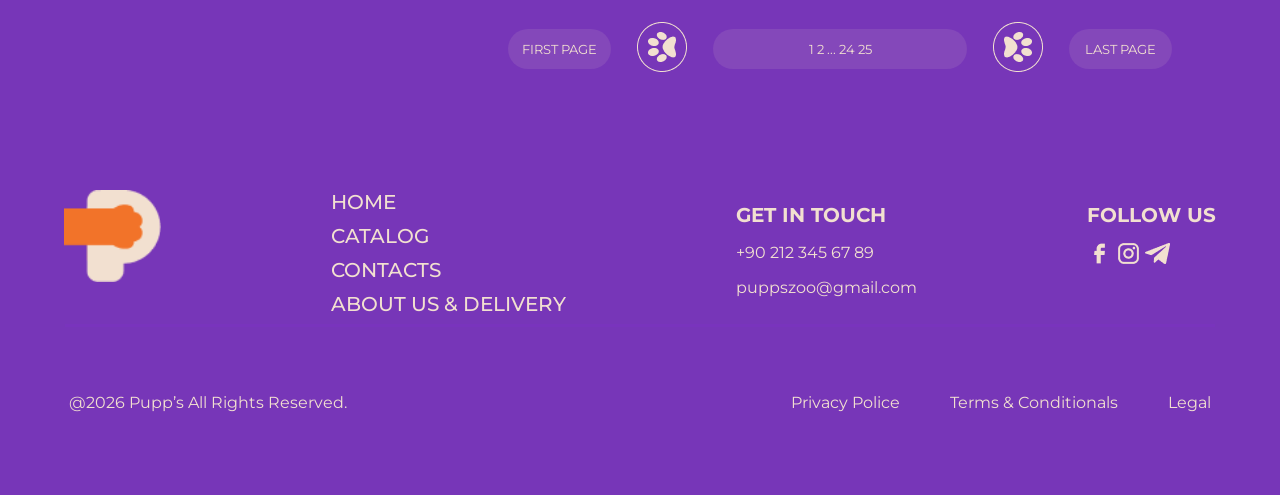
<file: catalog.html>
<!DOCTYPE html>
<html lang="en">

<head>
    <meta charset="UTF-8">
    <meta name="viewport" content="width=device-width, initial-scale=1.0">
    <title>Pups</title>
    <link rel="stylesheet" href="style.css">
</head>

<body>
   <header id="top">
        <button class="burgerbtn" id="burgerbtn"><img src="images/iconamoon_menu-burger-horizontal-light.png" alt="burger"></button>
        <a href="#top2"> <img class="logohe" src="images/Logo (2).png" alt="Logo"></a>

        <nav>
            <a href="catalog.html">Catalog</a>
            <a href="contact.html">contacts</a>
            <a href="about.html">About us & delivery</a>
        </nav>

        <div>
            <button class="search"><img src="images/cuida_search-outline.png" alt="search"></button>
            <a href="account.html"><button><img src="images/mdi_user.png" alt="prof"></button></a>
            <button id="btnModal"><img src="images/lets-icons_bag-fill.png" alt="shop"></button>
        </div>
    </header>

    <main>
        <section class="sec15">
            <div class="tatodiv10-0">
                <div>
                    <h3>Home > catalog</h3>
                    <h1>catalog</h1>
                </div>
                <form action="#">
                    <input type="text" placeholder="type your request ">
                    <button><img src="images/cuida_search-outline.png" alt="search"></button>
                </form>
            </div>


            <div class="tatodiv10">
                <button>dogs</button>
                <button>cats</button>
                <button>rodents</button>
                <button>birds</button>
                <button>fishes</button>
                <button>reptiles</button>
            </div>


        </section>

        <section class="sec16 sec16pr">

            <div class="tatodiv11">
                <div>

                    <div class="brand">
                        <h3>Brand</h3>

                        <form action="#">
                            <div>
                                <input type="checkbox">
                                <p>Brit</p>
                            </div>

                            <div>
                                <input type="checkbox">
                                <p>Savory</p>
                            </div>

                            <div>
                                <input type="checkbox">
                                <p>Carnilove</p>

                            </div>

                            <div>
                                <input type="checkbox">
                                <p>Waudog</p>
                            </div>

                            <div>
                                <input type="checkbox">
                                <p>Vitakraft</p>
                            </div>

                            <div>
                                <input type="checkbox">
                                <p>ProVet</p>
                            </div>

                            <div>
                                <input type="checkbox">
                                <p>Trixie</p>
                            </div>

                            <div>
                                <input type="checkbox">
                                <p>Acana</p>
                            </div>

                            <div>
                                <input type="checkbox">
                                <p>Natural</p>
                            </div>

                            <div>
                                <input type="checkbox">
                                <p>GimBorn</p>
                            </div>
                        </form>
                    </div>

                    <div class="status">
                        <h3>Status</h3>
                        <form action="#">

                            <div>
                                <input type="checkbox">
                                <p>Sale</p>
                            </div>

                            <div>
                                <input type="checkbox">
                                <p>New</p>
                            </div>

                            <div>
                                <input type="checkbox">
                                <p>Popular</p>
                            </div>

                        </form>
                    </div>

                    <div class="price">
                        <h3>Price Range</h3>

                        <form action="#" style="width: 300px;">
                            <input type="range">

                            <div>
                                <input type="text" placeholder="115$">
                                <hr>
                                <input type="text" placeholder="780$">
                            </div>

                        </form>
                    </div>
                </div>

                <div class="tatodiv12">
                    <div class="div1">
                        <img src="images/Rectangle 22.png" alt="img">
                        <img class="serd2" src="images/Vector (3).png" alt="cepце">

                        <div>
                            <h2>Carnilove True Fresh </h2>
                            <h3>Puppy dry food for puppies turkey 1.4 kg</h3>

                            <button>#NEW</button>
                            <button>#Food</button>

                            <p>13$</p>
                        </div>

                    </div>

               <a href="product.html" style="color: white; text-decoration: none;">
                    <div class="div1">
                        <img style="height: 225px; width: 273px;" src="images/Rectangle 22 (7).png" alt="img">
                        <img class="serd2" src="images/Vector (3).png" alt="cepце">

                        <div>
                            <h2>Savory Bars Jerky</h2>
                            <h3>Dog bars with rabbit 100 g</h3>

                            <button>#POPULAR</button>
                            <button>#Treats</button>

                            <p>7$</p>
                        </div>

                    </div>
               </a>

                    <div class="div1">
                        <img src="images/Rectangle 22 (2).png" alt="img">
                        <img class="serd2" src="images/Vector (3).png" alt="cepце">

                        <div>
                            <h2>Brit Care Dog dry food</h2>
                            <h3>Biotin Skin & Coat Care for dogs for skin and coat 60 tablets</h3>

                            <button>#POPULAR</button>
                            <button>#food</button>

                            <p>7$</p>
                        </div>

                    </div>

                    <div class="div1">
                        <img src="images/Rectangle 22 (4).png" alt="img">
                        <img class="serd2" src="images/Vector (3).png" alt="cepце">

                        <div>
                            <h2>Brit Premium Treats</h2>
                            <h3>Dental Snacks M for medium breed dogs with collagen...</h3>

                            <button>#NEW</button>
                            <button>#Treats</button>

                            <p>5$</p>
                        </div>

                    </div>

                    <div class="div1">
                        <img src="images/Rectangle 22 (1).png" alt="img">
                        <img class="serd2" src="images/Vector (3).png" alt="cepце">

                        <div>
                            <h2>Brit Care Mini dry food</h2>
                            <h3>Raw Delights Turkey with Shrimp for small breed dogs...</h3>

                            <button>#popular</button>
                            <button>#Food</button>

                            <p>10$</p>
                        </div>

                    </div>

                    <div class="div1">
                        <img style="height: 225px; width: 273px;" src="images/Rectangle 22 (8).png" alt="img">
                        <img class="serd2" src="images/Vector (3).png" alt="cepце">

                        <div>
                            <h2>Savory Crunchy Treats</h2>
                            <h3>for Healthy Skin and Coat, Salmon and Raspberry</h3>

                            <button>#POPULAR</button>
                            <button>#Treats</button>

                            <p>4$</p>
                        </div>

                    </div>

                    <div class="div1">
                        <img src="images/Rectangle 22 (5).png" alt="img">
                        <img class="serd2" src="images/Vector (3).png" alt="cepце">

                        <div>
                            <h2>Vitamins Brit salmon oil</h2>
                            <h3>for dogs of all breeds for improving skin and coat...</h3>

                            <button>#NEW</button>
                            <button>#Vitamins</button>

                            <p>10$</p>
                        </div>

                    </div>

                    <div class="div1">
                        <img src="images/Rectangle 22 (6).png" alt="img">
                        <img class="serd2" src="images/Vector (3).png" alt="cepце">

                        <div>
                            <h2>Savory Crunchy Treats</h2>
                            <h3>for Healthy Skin and Coat, Salmon and Raspberry</h3>

                            <button>#POPULAR</button>
                            <button>#Vitamins</button>

                            <p>9$</p>
                        </div>

                    </div>

                    <div class="div1">
                        <img style="height: 225px; width: 273px;" src="images/Rectangle 263 (6).png" alt="img">
                        <img class="serd2" src="images/Vector (3).png" alt="cepце">

                        <div>
                            <h2>Brit Vitamins</h2>
                            <h3>Biotin Skin & Coat Care for dogs for skin and coat 60 tablets</h3>

                            <button>#POPULAR</button>
                            <button>#Vitamins</button>

                            <p>15$</p>
                        </div>

                    </div>
                </div>

            </div>


            <div class="teambut1">
                <button class="first">FIRST PAGE</button>
                <button class="lapa44"><img src="images/Frame 16.png" alt="lapa4"></button>
                <button class="a-1">1 2 ... 24 25</button>
                <button class="lapa44"><img src="images/Frame 17.png" alt="lapa5 "></button>
                <button class="first">LAST PAGE</button>
            </div>

        </section>
    </main>
    <footer>

        <div class="tatodiv6">

            <img class="logo" src="images/Logo (2).png" alt="Logo">

            <nav>
                <a href="#">HOME</a>
                <a href="#">CATALOG</a>
                <a href="#">CONTACTS</a>
                <a href="#">ABOUT US & DELIVERY</a>
            </nav>

            <div>
                <h1>GET IN TOUCH</h1>
                <p>+90 212 345 67 89</p>
                <p>puppszoo@gmail.com</p>
            </div>

            <div>
                <h1>FOLLOW US</h1>

                <img src="images/gg_facebook.png" alt="f">
                <img src="images/mdi_instagram.png" alt="i">
                <img src="images/file-icons_telegram.png" alt="tg">
            </div>
        </div>
        <hr>
        <div class="tatodiv7">

            <div>
                <p>@2026 Pupp’s All Rights Reserved.</p>
            </div>

            <div class="ptl">
                <p>Privacy Police</p>
                <p>Terms & Conditionals</p>
                <p>Legal</p>
            </div>

        </div>

    </footer>



    <div class="Modal1" id="modal1">
        <button class="close1" id="close1">X</button>

        <div>
            <button class="log">LOGIN</button>
            <button class="sig">SIGN UP</button>
        </div>

        <form action="#">

            <p>Email</p>
            <input type="email">

            <p>Password</p>
            <input type="password">
            <br>
            <a href="#">Forgot a password?</a>
            <br>
            <button>log in</button>

            <h3>Don't have an account? <a href="#">Sign up</a></h3>
        </form>
    </div>



    <div class="Modal2" id="modal2">
        <button class="close2" id="close2">X</button>

        <div>

            <button class="sig">LOGIN</button>
            <button class="log2">SIGN UP</button>

        </div>

        <form action="#">
            <p>Full name</p>
            <input type="text">

            <p>Phone number</p>
            <input type="number">

            <p>Email</p>
            <input type="email">

            <p>Create a password</p>
            <input type="password">

            <p>Confirm a password</p>
            <input type="password">

            <button>SIGN UP</button>

            <h3>Already have an account? <a href="#">Log in</a></h3>
        </form>
    </div>



    <div class="Modal3" id="modal3">

        <div class="cast">

            <button class="close3" id="close3">X</button>

            <h1>CAST</h1>

        </div>

        <div class="block">

            <div class="minib">
                <img class="b1" src="images/Rectangle 263.png" alt="img1B">

                <div>
                    <h3>Carnilove True Fresh </h3>
                    <p>Puppy dry food for puppies turkey 1.4 kg</p>

                    <div class="btn1">
                        <button>-</button>
                        <h3>1</h3>
                        <button>+</button>
                    </div>

                </div>

                <img src="images/Vector 18.png" alt="hr">

                <div>
                    <s>$ 250</s>
                    <h2>$ 150</h2>

                    <h4>Discount 25%</h4>

                </div>


                <button><img src="images/tabler_trash-filled.png" alt="mysor"></button>

            </div>



            <div class="minib">
                <img class="b1" src="images/Rectangle 263 (3).png" alt="img1B">

                <div>
                    <h3>Brit Vitamins</h3>
                    <p>Biotin Skin & Coat Care for dogs for skin and coat 60 tablets</p>

                    <div class="btn1">
                        <button>-</button>
                        <h3>2</h3>
                        <button>+</button>
                    </div>

                </div>

                <img src="images/Vector 18.png" alt="hr">


                <h2>$ 14</h2>



                <button><img src="images/tabler_trash-filled.png" alt="mysor"></button>

            </div>


            <div class="minib">
                <img class="b1" src="images/Rectangle 263 (6).png" alt="img1B">
                <div>

                    <h3>Trixie Cat Scratching Post</h3>
                    <p>Jute/Plush, White-Pink, 54x40x73 cm</p>

                    <div class="btn1">
                        <button>-</button>
                        <h3>1</h3>
                        <button>+</button>
                    </div>

                </div>

                <img src="images/Vector 18.png" alt="hr">

                <div>
                    <s>$ 2050</s>
                    <h2>$ 1150</h2>

                    <h4>Discount 45%</h4>
                </div>

                <button><img src="images/tabler_trash-filled.png" alt="mysor"></button>

            </div>

        </div>



        <div class="block2">

            <div>

                <h2>Buy in one click</h2>

                <div class="bibik">
                    <button><img src="images/Frame 84.png" alt="prapor"></button>
                    <input type="number" placeholder="Phone number">
                </div>

                <button class="btn2">FAST ORDER</button>

            </div>

            <div>
                <p>Total without discount <span>$ 1 490</span></p>
                <p>Discount <span style="color: #F21905;">$ 490</span></p>
                <p> Delivery<span style="color: #138F0B;">Free</span></p>

                <h3>TOTAL <span>$ 1000</span></h3>

                <input type="text" placeholder="Еnter promo code">
                <button class="btn3">CREATE ORDER</button>
            </div>

        </div>
    </div>
</body>

</html>
</file>
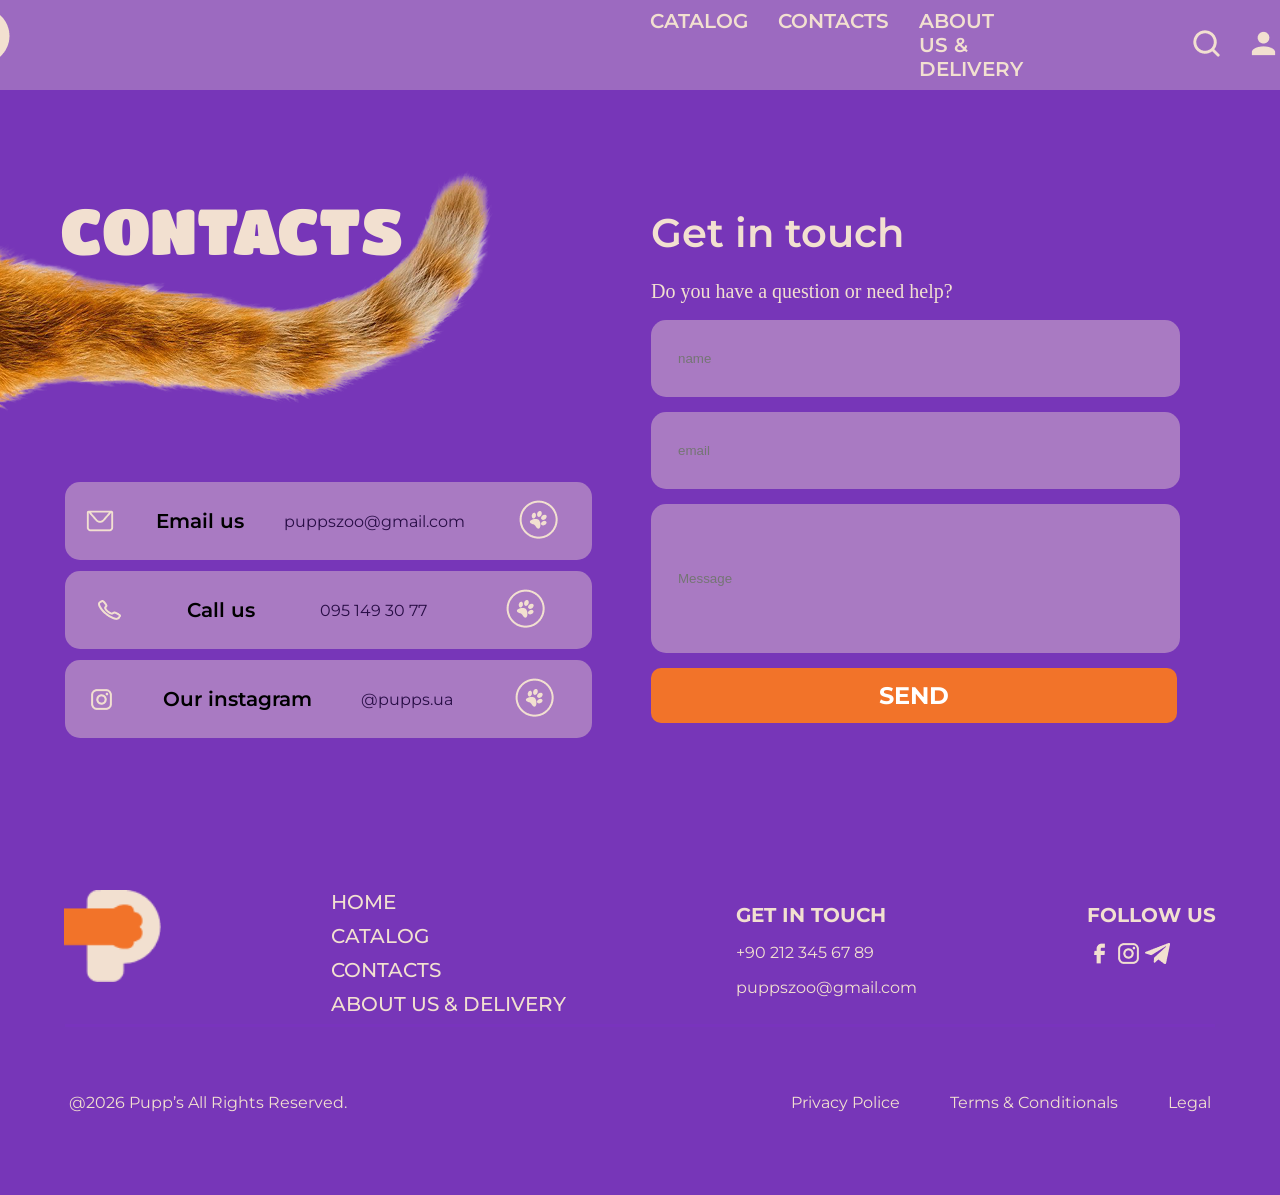
<file: contact.html>
<!DOCTYPE html>
<html lang="en">

<head>
    <meta charset="UTF-8">
    <meta name="viewport" content="width=device-width, initial-scale=1.0">
    <title>Pups</title>
    <link rel="stylesheet" href="style.css">
</head>

<body>
    <header id="top">
        <button class="burgerbtn" id="burgerbtn"><img src="images/iconamoon_menu-burger-horizontal-light.png" alt="burger"></button>
        <a href="#top2"> <img class="logohe" src="images/Logo (2).png" alt="Logo"></a>

        <nav>
            <a href="catalog.html">Catalog</a>
            <a href="contact.html">contacts</a>
            <a href="about.html">About us & delivery</a>
        </nav>

        <div>
            <button class="search"><img src="images/cuida_search-outline.png" alt="search"></button>
            <a href="account.html"><button><img src="images/mdi_user.png" alt="prof"></button></a>
            <button id="btnModal"><img src="images/lets-icons_bag-fill.png" alt="shop"></button>
        </div>
    </header>

    <main>

        <section class="sec14">

            <div>
                <h1>contacts</h1>
                <img class="xvostik" src="images/tail.png" alt="xvostik">

                <div class="tatodiv9">
                    <div>
                        <img src="images/ep_message.png" alt="iconsdiv">

                        <h3>Email us</h3>
                        <p>puppszoo@gmail.com</p>

                        <button><img src="images/paw buttton.png" alt="lapa3"></button>
                    </div>


                    <div>
                        <img src="images/Frame 67.png" alt="iconsdiv">

                        <h3>Call us</h3>
                        <p>095 149 30 77</p>

                        <button><img src="images/paw buttton.png" alt="lapa3"></button>
                    </div>

                    <div>
                        <img src="images/mdi_instagram.png" alt="iconsdiv">

                        <h3>Our instagram</h3>
                        <p>@pupps.ua</p>

                        <button><img src="images/paw buttton.png" alt="lapa3"></button>
                    </div>
                </div>
            </div>


            <div class="right">

                <div>
                    <h4>Get in touch</h4>
                    <h2>Do you have a question or need help?</h2>
                </div>

                <form action="#">
                    <input type="text" placeholder="name">
                    <input type="email" placeholder="email">
                    <input style="height: 147px;" type="text" placeholder="Message">

                    <button class="send">SEND</button>
                </form>

            </div>



        </section>

    </main>

    <footer>

        <div class="tatodiv6">

            <img class="logo" src="images/Logo (2).png" alt="Logo">

            <nav>
                <a href="#">HOME</a>
                <a href="#">CATALOG</a>
                <a href="#">CONTACTS</a>
                <a href="#">ABOUT US & DELIVERY</a>
            </nav>

            <div>
                <h1>GET IN TOUCH</h1>
                <p>+90 212 345 67 89</p>
                <p>puppszoo@gmail.com</p>
            </div>

            <div>
                <h1>FOLLOW US</h1>

                <img src="images/gg_facebook.png" alt="f">
                <img src="images/mdi_instagram.png" alt="i">
                <img src="images/file-icons_telegram.png" alt="tg">
            </div>
        </div>
        <hr>
        <div class="tatodiv7">

            <div>
                <p>@2026 Pupp’s All Rights Reserved.</p>
            </div>

            <div class="ptl">
                <p>Privacy Police</p>
                <p>Terms & Conditionals</p>
                <p>Legal</p>
            </div>

        </div>

    </footer>



    <div class="Modal1" id="modal1">
        <button class="close1" id="close1">X</button>

        <div>
            <button class="log">LOGIN</button>
            <button class="sig">SIGN UP</button>
        </div>

        <form action="#">

            <p>Email</p>
            <input type="email">

            <p>Password</p>
            <input type="password">
            <br>
            <a href="#">Forgot a password?</a>
            <br>
            <button>log in</button>

            <h3>Don't have an account? <a href="#">Sign up</a></h3>
        </form>
    </div>



    <div class="Modal2" id="modal2">
        <button class="close2" id="close2">X</button>

        <div>

            <button class="sig">LOGIN</button>
            <button class="log2">SIGN UP</button>

        </div>

        <form action="#">
            <p>Full name</p>
            <input type="text">

            <p>Phone number</p>
            <input type="number">

            <p>Email</p>
            <input type="email">

            <p>Create a password</p>
            <input type="password">

            <p>Confirm a password</p>
            <input type="password">

            <button>SIGN UP</button>

            <h3>Already have an account? <a href="#">Log in</a></h3>
        </form>
    </div>



    <div class="Modal3" id="modal3">

        <div class="cast">

            <button class="close3" id="close3">X</button>

            <h1>CAST</h1>

        </div>

        <div class="block">

            <div class="minib">
                <img class="b1" src="images/Rectangle 263.png" alt="img1B">

                <div>
                    <h3>Carnilove True Fresh </h3>
                    <p>Puppy dry food for puppies turkey 1.4 kg</p>

                    <div class="btn1">
                        <button>-</button>
                        <h3>1</h3>
                        <button>+</button>
                    </div>

                </div>

                <img src="images/Vector 18.png" alt="hr">

                <div>
                    <s>$ 250</s>
                    <h2>$ 150</h2>

                    <h4>Discount 25%</h4>

                </div>


                <button><img src="images/tabler_trash-filled.png" alt="mysor"></button>

            </div>



            <div class="minib">
                <img class="b1" src="images/Rectangle 263 (3).png" alt="img1B">

                <div>
                    <h3>Brit Vitamins</h3>
                    <p>Biotin Skin & Coat Care for dogs for skin and coat 60 tablets</p>

                    <div class="btn1">
                        <button>-</button>
                        <h3>2</h3>
                        <button>+</button>
                    </div>

                </div>

                <img src="images/Vector 18.png" alt="hr">


                <h2>$ 14</h2>



                <button><img src="images/tabler_trash-filled.png" alt="mysor"></button>

            </div>


            <div class="minib">
                <img class="b1" src="images/Rectangle 263 (6).png" alt="img1B">
                <div>

                    <h3>Trixie Cat Scratching Post</h3>
                    <p>Jute/Plush, White-Pink, 54x40x73 cm</p>

                    <div class="btn1">
                        <button>-</button>
                        <h3>1</h3>
                        <button>+</button>
                    </div>

                </div>

                <img src="images/Vector 18.png" alt="hr">

                <div>
                    <s>$ 2050</s>
                    <h2>$ 1150</h2>

                    <h4>Discount 45%</h4>
                </div>

                <button><img src="images/tabler_trash-filled.png" alt="mysor"></button>

            </div>

        </div>



        <div class="block2">

            <div>

                <h2>Buy in one click</h2>

                <div class="bibik">
                    <button><img src="images/Frame 84.png" alt="prapor"></button>
                    <input type="number" placeholder="Phone number">
                </div>

                <button class="btn2">FAST ORDER</button>

            </div>

            <div>
                <p>Total without discount <span>$ 1 490</span></p>
                <p>Discount <span style="color: #F21905;">$ 490</span></p>
                <p> Delivery<span style="color: #138F0B;">Free</span></p>

                <h3>TOTAL <span>$ 1000</span></h3>

                <input type="text" placeholder="Еnter promo code">
                <button class="btn3">CREATE ORDER</button>
            </div>

        </div>
    </div>
</body>

</html>
</file>
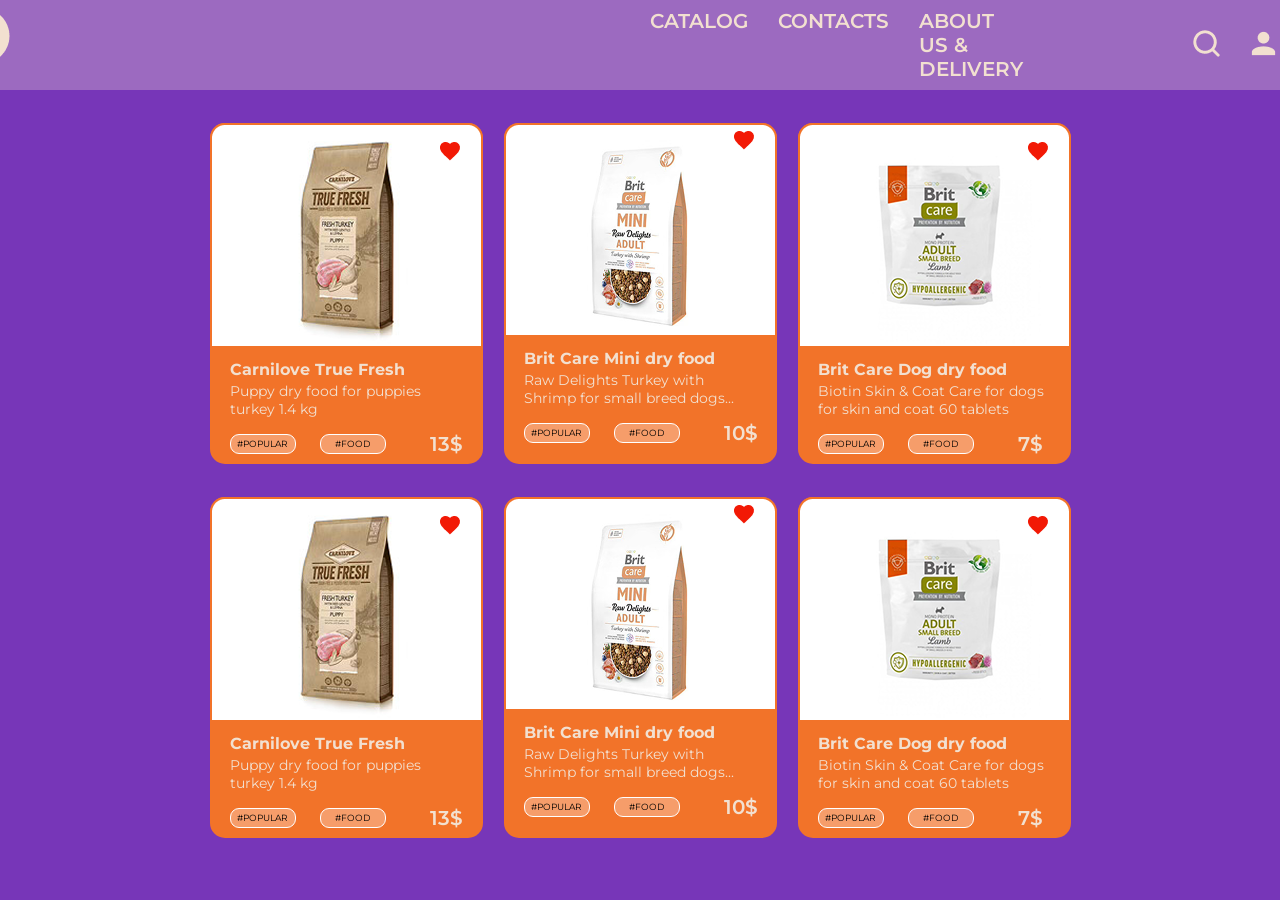
<file: liked.html>
<!DOCTYPE html>
<html lang="en">

<head>
    <meta charset="UTF-8">
    <meta name="viewport" content="width=device-width, initial-scale=1.0">
    <title>Document</title>
    <link rel="stylesheet" href="style.css">
</head>

<body>

    <header id="top">
        <button class="burgerbtn" id="burgerbtn"><img src="images/iconamoon_menu-burger-horizontal-light.png" alt="burger"></button>
        <a href="#top2"> <img class="logohe" src="images/Logo (2).png" alt="Logo"></a>

        <nav>
            <a href="catalog.html">Catalog</a>
            <a href="contact.html">contacts</a>
            <a href="about.html">About us & delivery</a>
        </nav>

        <div>
            <button class="search"><img src="images/cuida_search-outline.png" alt="search"></button>
            <a href="account.html"><button><img src="images/mdi_user.png" alt="prof"></button></a>
            <button id="btnModal"><img src="images/lets-icons_bag-fill.png" alt="shop"></button>
        </div>
    </header>
    
    <div class="liked">

        <div class="tatodivlike">

            <div class="div1">
                <img src="images/Rectangle 22.png" alt="img">
                <img class="serd2" src="images/Vector.png" alt="cepце">

                <div>
                    <h2>Carnilove True Fresh </h2>
                    <h3>Puppy dry food for puppies turkey 1.4 kg</h3>

                    <button>#POPULAR</button>
                    <button>#FOOD</button>

                    <p>13$</p>
                </div>

            </div>


            <div class="div1">
                <img src="images/Rectangle 22 (1).png" alt="img">
                <img class="serd2" src="images/Vector.png" alt="cepце">

                <div>
                    <h2>Brit Care Mini dry food</h2>
                    <h3>Raw Delights Turkey with Shrimp for small breed dogs...</h3>

                    <button>#POPULAR</button>
                    <button>#FOOD</button>

                    <p>10$</p>
                </div>

            </div>


            <div class="div1">
                <img src="images/Rectangle 22 (2).png" alt="img">
                <img class="serd2" src="images/Vector.png" alt="cepце">

                <div>
                    <h2>Brit Care Dog dry food</h2>
                    <h3>Biotin Skin & Coat Care for dogs for skin and coat 60 tablets</h3>

                    <button>#POPULAR</button>
                    <button>#FOOD</button>

                    <p>7$</p>
                </div>

            </div>
        </div>

        <div class="tatodivlike">

            <div class="div1">
                <img src="images/Rectangle 22.png" alt="img">
                <img class="serd2" src="images/Vector.png" alt="cepце">

                <div>
                    <h2>Carnilove True Fresh </h2>
                    <h3>Puppy dry food for puppies turkey 1.4 kg</h3>

                    <button>#POPULAR</button>
                    <button>#FOOD</button>

                    <p>13$</p>
                </div>

            </div>


            <div class="div1">
                <img src="images/Rectangle 22 (1).png" alt="img">
                <img class="serd2" src="images/Vector.png" alt="cepце">

                <div>
                    <h2>Brit Care Mini dry food</h2>
                    <h3>Raw Delights Turkey with Shrimp for small breed dogs...</h3>

                    <button>#POPULAR</button>
                    <button>#FOOD</button>

                    <p>10$</p>
                </div>

            </div>


            <div class="div1">
                <img src="images/Rectangle 22 (2).png" alt="img">
                <img class="serd2" src="images/Vector.png" alt="cepце">

                <div>
                    <h2>Brit Care Dog dry food</h2>
                    <h3>Biotin Skin & Coat Care for dogs for skin and coat 60 tablets</h3>

                    <button>#POPULAR</button>
                    <button>#FOOD</button>

                    <p>7$</p>
                </div>

            </div>
        </div>

    </div>
</body>

</html>
</file>
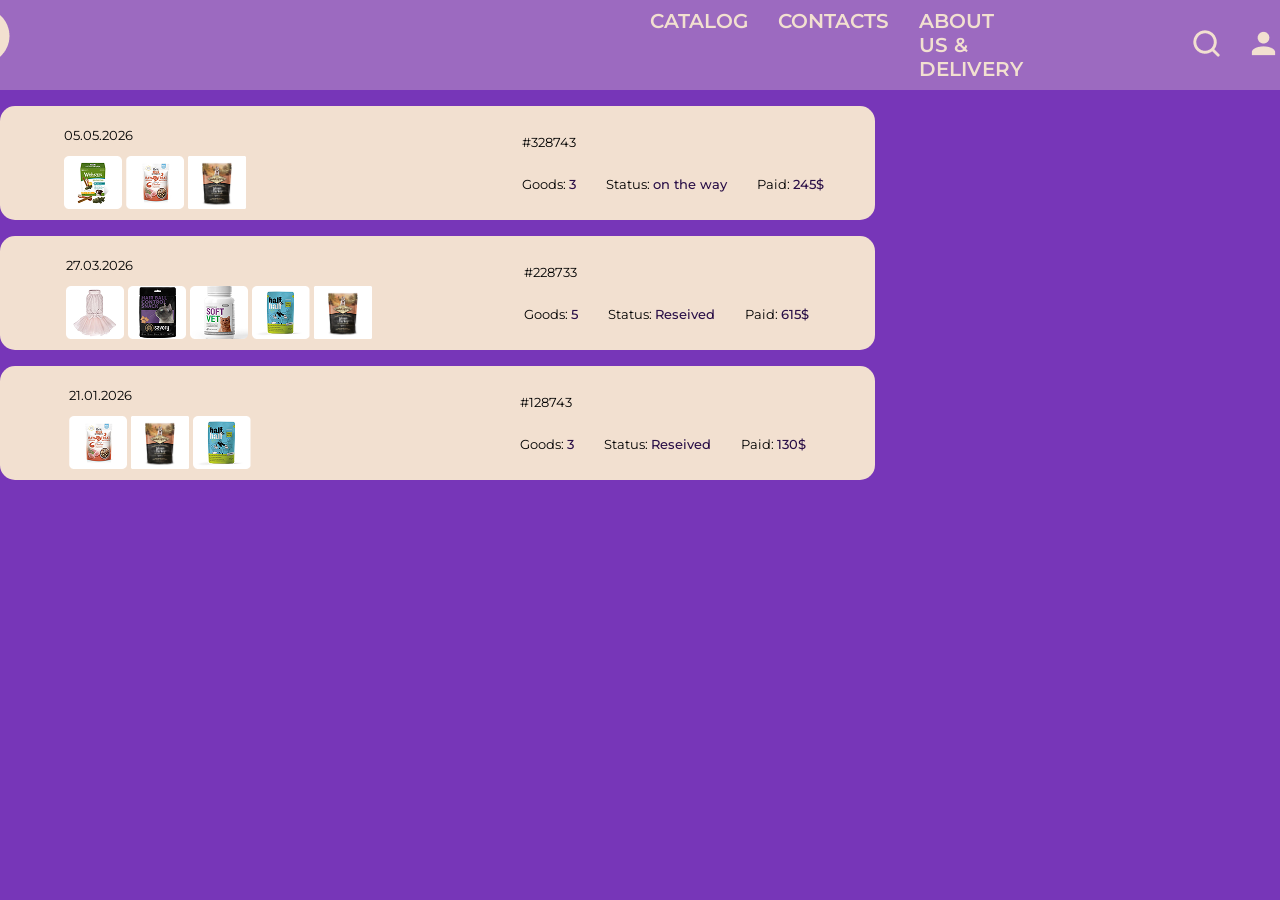
<file: order.html>
<!DOCTYPE html>
<html lang="en">

<head>
    <meta charset="UTF-8">
    <meta name="viewport" content="width=device-width, initial-scale=1.0">
    <title>Document</title>
    <link rel="stylesheet" href="style.css">
</head>

<body>

    <header id="top">
        <button class="burgerbtn" id="burgerbtn"><img src="images/iconamoon_menu-burger-horizontal-light.png" alt="burger"></button>
        <a href="#top2"> <img class="logohe" src="images/Logo (2).png" alt="Logo"></a>

        <nav>
            <a href="catalog.html">Catalog</a>
            <a href="contact.html">contacts</a>
            <a href="about.html">About us & delivery</a>
        </nav>

        <div>
            <button class="search"><img src="images/cuida_search-outline.png" alt="search"></button>
            <a href="account.html"><button><img src="images/mdi_user.png" alt="prof"></button></a>
            <button id="btnModal"><img src="images/lets-icons_bag-fill.png" alt="shop"></button>
        </div>
    </header>
    
    <div class="orders">
        <div class="d05">
            <div>
                <p>05.05.2026</p>
                <img src="images/Rectangle 259.png" alt="korma">
                <img src="images/Rectangle 260.png" alt="korma">
                <img src="images/Rectangle 263.png" alt="korma" style="width: 58px;">
            </div>

            <div style="position: relative; left: 13px;">
                <p>#328743</p>
                <div class="gsp1">
                    <p>Goods: <span>3 </span></p>
                    <p>Status: <span>on the way </span></p>
                    <p>Paid: <span>245$ </span></p>
                </div>
            </div>
        </div>


        <div class="d05" style="display: flex; gap: 85px;">
            <div>
                <p>27.03.2026</p>
                <img src="images/Rectangle 259 (1).png" alt="korma">
                <img src="images/Rectangle 260 (1).png" alt="korma">
                <img src="images/Rectangle 263 (1).png" alt="korma">
                <img src="images/Rectangle 264.png" alt="korma">
                <img src="images/Rectangle 263.png" alt="korma" style="width: 58px;">
            </div>

            <div>
                <p>#228733</p>
                <div class="gsp1">
                    <p>Goods: <span>5 </span></p>
                    <p>Status: <span>Reseived</span></p>
                    <p>Paid: <span>615$ </span></p>
                </div>
            </div>
        </div>


        <div class="d05">
            <div>
                <p>21.01.2026</p>
                <img src="images/Rectangle 260.png" alt="korma">
                <img src="images/Rectangle 263.png" alt="korma" style="width: 58px;">
                <img src="images/Rectangle 264.png" alt="korma">
            </div>

            <div>
                <p>#128743</p>
                <div class="gsp1">
                    <p>Goods: <span>3 </span></p>
                    <p>Status: <span>Reseived </span></p>
                    <p>Paid: <span>130$ </span></p>
                </div>
            </div>
        </div>
    </div>

</body>

</html>
</file>
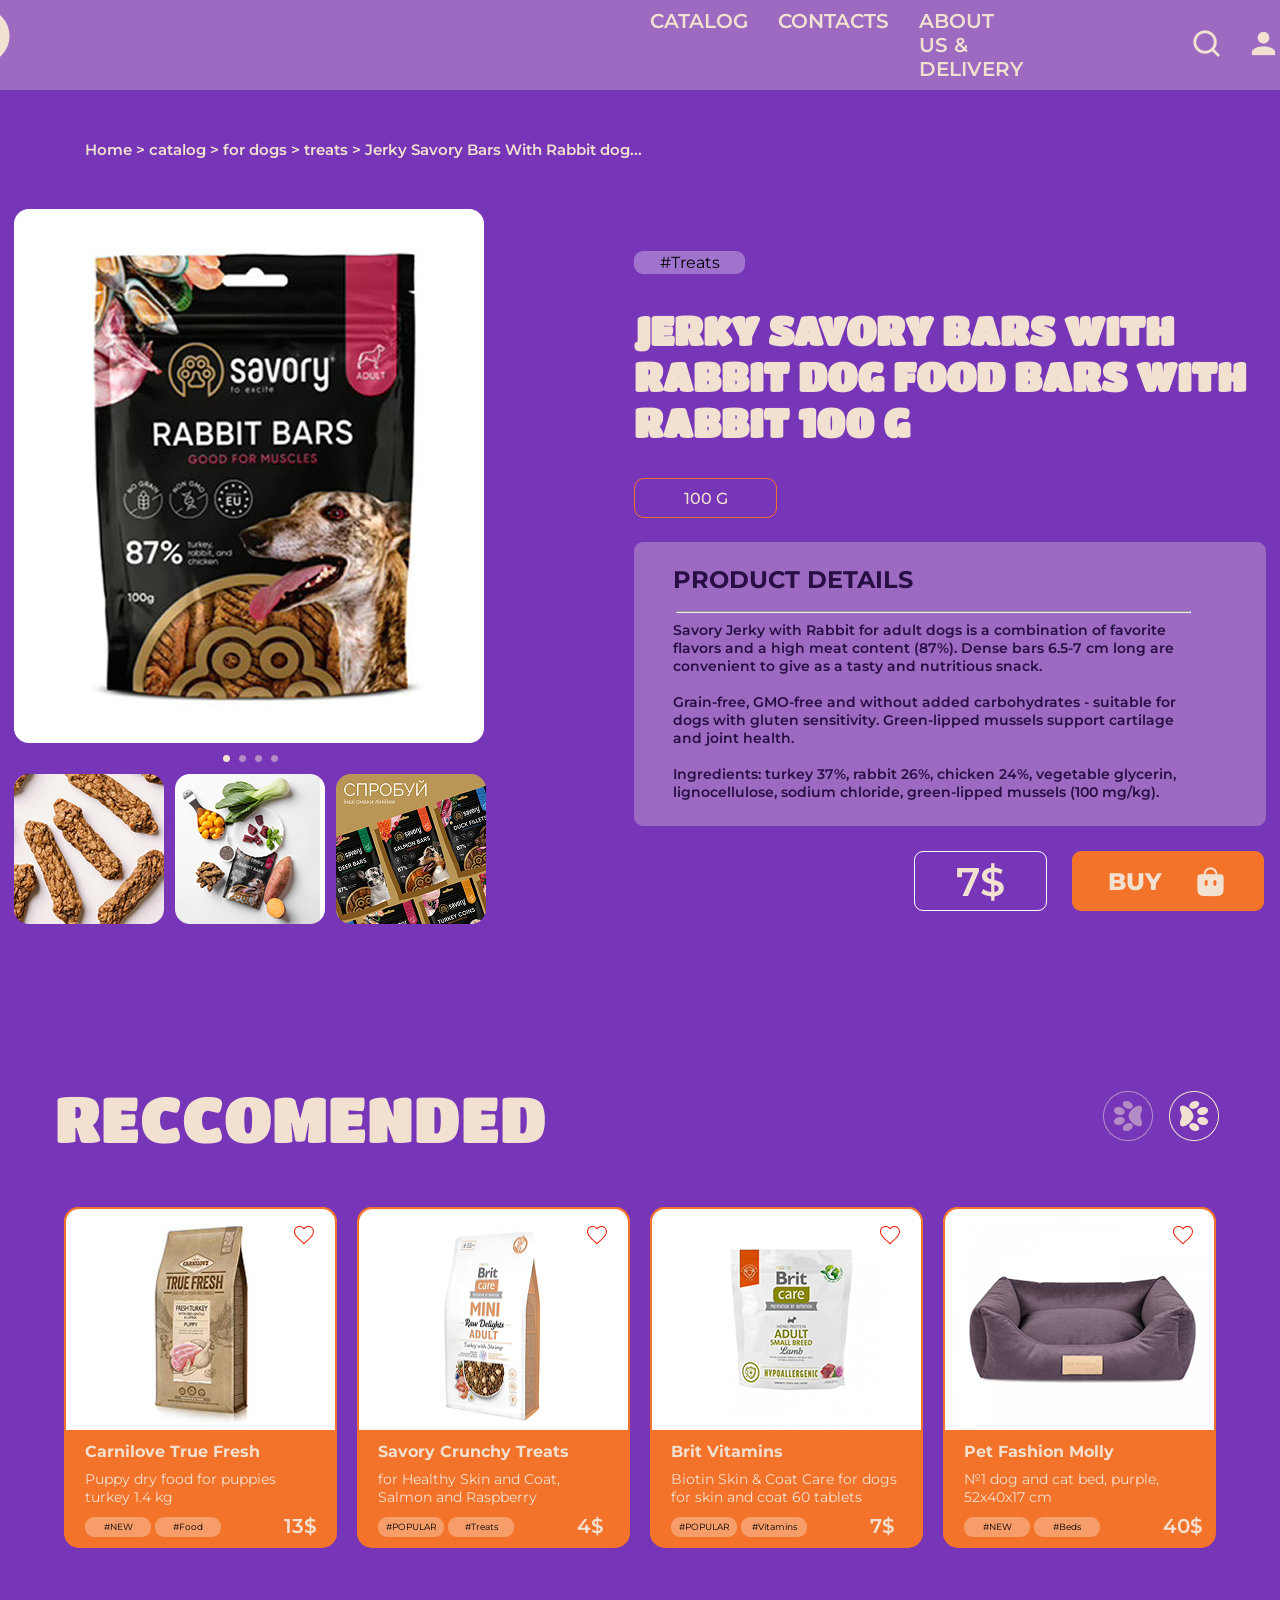
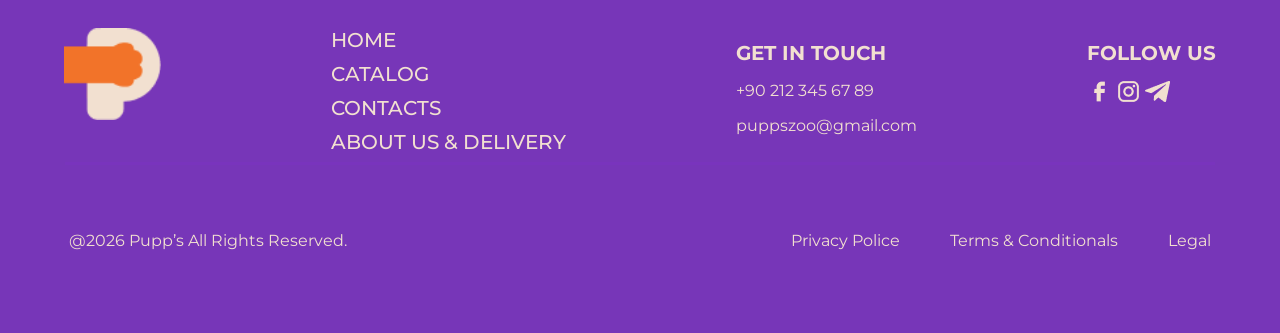
<file: product.html>
<!DOCTYPE html>
<html lang="en">

<head>
    <meta charset="UTF-8">
    <meta name="viewport" content="width=device-width, initial-scale=1.0">
    <title>Pups</title>
    <link rel="stylesheet" href="style.css">
</head>

<body>
  <header id="top">
        <button class="burgerbtn" id="burgerbtn"><img src="images/iconamoon_menu-burger-horizontal-light.png" alt="burger"></button>
        <a href="#top2"> <img class="logohe" src="images/Logo (2).png" alt="Logo"></a>

        <nav>
            <a href="catalog.html">Catalog</a>
            <a href="contact.html">contacts</a>
            <a href="about.html">About us & delivery</a>
        </nav>

        <div>
            <button class="search"><img src="images/cuida_search-outline.png" alt="search"></button>
            <a href="account.html"><button><img src="images/mdi_user.png" alt="prof"></button></a>
            <button id="btnModal"><img src="images/lets-icons_bag-fill.png" alt="shop"></button>
        </div>
    </header>

    <main>

        <section class="sec7">

            <div>
                <h2>Home > catalog > for dogs > treats > Jerky Savory Bars With Rabbit dog... </h2>
            </div>


            <div class="tatodiv11-p">
                <div class="kts">
                    <img src="images/savory snacks.png" alt="корм">

                    <img class="tochki" src="images/Frame 49.png" alt="tochki">

                    <img src="images/snacks.png" alt="snack">
                </div>

                <div>

                    <button class="treats">#Treats</button>

                    <h1>Jerky Savory Bars With Rabbit dog food bars with <br> rabbit 100 g</h1>

                    <button class="g100">100 G</button>



                    <div class="product">

                        <h3>Product details</h3>
                        <hr>
                        <p>Savory Jerky with Rabbit for adult dogs is a combination of favorite flavors and a high meat
                            content (87%). Dense bars 6.5-7 cm long are convenient to give as a tasty and nutritious
                            snack.
                            <br><br>
                            Grain-free, GMO-free and without added carbohydrates - suitable for dogs with gluten
                            sensitivity. Green-lipped mussels support cartilage and joint health.
                            <br><br>
                            Ingredients: turkey 37%, rabbit 26%, chicken 24%, vegetable glycerin, lignocellulose, sodium
                            chloride, green-lipped mussels (100 mg/kg).
                        </p>

                        <img src="images/scroll mini.png" alt="polzynok">




                    </div>

                    <div class="butonu">

                        <button class="d7">7$</button>
                        <button class="buy">BUY <img src="images/lets-icons_bag-fill.png" alt="icons"></button>

                    </div>
                    
                </div>
            </div>

        </section>




        <section class="sec8">

            <div class="tatodiv22">

                <h1>RECCOMENDED</h1>

                <div>
                    <button><img style="opacity: 0.5;" src="images/Frame 16.png" alt="лапа1"></button>
                    <button><img src="images/Frame 17.png" alt="лапа2"></button>
                </div>

            </div>

            <div class="tatodiv4">
                <div class="div1">
                    <img src="images/Rectangle 22.png" alt="img">
                    <img class="serd2" src="images/Vector (3).png" alt="cepце">

                    <div>
                        <h2>Carnilove True Fresh </h2>
                        <h3>Puppy dry food for puppies turkey 1.4 kg</h3>

                        <button>#NEW</button>
                        <button>#Food</button>

                        <p>13$</p>
                    </div>

                </div>

                <div class="div1">
                    <img style="height: 225px; width: 273px;" src="images/Rectangle 22 (1).png" alt="img">
                    <img class="serd2" src="images/Vector (3).png" alt="cepце">

                    <div>
                        <h2>Savory Crunchy Treats</h2>
                        <h3>for Healthy Skin and Coat, Salmon and Raspberry</h3>

                        <button>#POPULAR</button>
                        <button>#Treats</button>

                        <p>4$</p>
                    </div>

                </div>

                <div class="div1">
                    <img src="images/Rectangle 22 (2).png" alt="img">
                    <img class="serd2" src="images/Vector (3).png" alt="cepце">

                    <div>
                        <h2>Brit Vitamins</h2>
                        <h3>Biotin Skin & Coat Care for dogs for skin and coat 60 tablets</h3>

                        <button>#POPULAR</button>
                        <button>#Vitamins</button>

                        <p>7$</p>
                    </div>

                </div>

                <div class="div1">
                    <img src="images/Rectangle 22 (3).png" alt="img">
                    <img class="serd2" src="images/Vector (3).png" alt="cepце">

                    <div>
                        <h2>Pet Fashion Molly</h2>
                        <h3>№1 dog and cat bed, purple, 52x40x17 cm</h3>

                        <button>#NEW</button>
                        <button>#Beds</button>

                        <p>40$</p>
                    </div>

                </div>


            </div>
        </section>
    </main>
    <footer>

        <div class="tatodiv6">

            <img class="logo" src="images/Logo (2).png" alt="Logo">

            <nav>
                <a href="#">HOME</a>
                <a href="#">CATALOG</a>
                <a href="#">CONTACTS</a>
                <a href="#">ABOUT US & DELIVERY</a>
            </nav>

            <div>
                <h1>GET IN TOUCH</h1>
                <p>+90 212 345 67 89</p>
                <p>puppszoo@gmail.com</p>
            </div>

            <div>
                <h1>FOLLOW US</h1>

                <img src="images/gg_facebook.png" alt="f">
                <img src="images/mdi_instagram.png" alt="i">
                <img src="images/file-icons_telegram.png" alt="tg">
            </div>
        </div>
        <hr>
        <div class="tatodiv7">

            <div>
                <p>@2026 Pupp’s All Rights Reserved.</p>
            </div>

            <div class="ptl">
                <p>Privacy Police</p>
                <p>Terms & Conditionals</p>
                <p>Legal</p>
            </div>

        </div>

    </footer>


</body>

</html>
</file>
<file: style.css>
@import url('https://fonts.googleapis.com/css2?family=Montserrat:ital,wght@0,100..900;1,100..900&family=Titan+One&display=swap');

body {
     margin: 0;
     padding: 0;

     font-family: "Montserrat", sans-serif;

     --white: #F2E0D0;
     --black: black;
     --orange: #F27329;
     --purpure: #7736B8;

     background-color: var(--purpure);
     color: var(--white);
}

h1 {
     font-family: "Titan One", sans-serif;
}

button {
     font-family: "Montserrat", sans-serif;
}

html {
     scroll-behavior: smooth;
}

/* header */
header {
     width: 100%;
     height: 90px;

     display: flex;
     gap: 400px;

     justify-content: center;
     align-items: center;

         background-color: #F2E0D04D;
}

.burgerbtn {
     display: none;
}

header nav {
     display: flex;
     gap: 30px;

     position: relative;
     left: 240px;
}

header a {
     font-weight: 600;
     font-size: 20px;
     text-transform: uppercase;

     text-decoration: none;

     color: var(--white);

     transition: 0.5s;
}

header a:hover {
     transform: scale(1.1);
     color: var(--orange);
}

header button {
     background: none;
     border: none;

     transition: 0.5s;
}

header button:hover {
     transform: scale(1.1);
}

header div {
     display: flex;
     gap: 10px;
}

/* section1 */
.sec1 {
     width: 100%;
     height: 550px;
     display: flex;
     justify-content: center;
     align-items: center;
     gap: 0px;

     background-image: url(images/vectors\ sec1.png);
     background-repeat: no-repeat;
     background-size: cover;
}

.sec1 button {
     border: none;
     background-color: transparent;
}

.tatodiv1 {
     width: 1026px;
     height: 356px;

     background-image: url(images/Subtract\ \(1\).png);
     background-size: cover;

     display: flex;
     gap: 200px;
}

.lapa1 {
     position: relative;
     top: 0px;
     left: 30px;

     background-image: url(images/Frame\ 16.png);
     background-size: cover;
     width: 50px;
     height: 50px;

     transition: transform 0.3s;
}

.lapa1:active {
     background-image: url(images/Property\ 1=Variant2\ \(1\).png);
     transform: scale(0.95);
}

.lapa2 {
     position: relative;
     top: 0px;
     left: -30px;

     background-image: url(images/Frame\ 17.png);
     background-size: cover;
     width: 50px;
     height: 50px;

     transition: transform 0.3s;
}

.lapa2:active {
     background-image: url(images/Property\ 1=Variant2.png);
     transform: scale(0.95);
}

.kot {
     position: relative;
     top: -290px;
     left: -50px;
}

.serd {
     position: relative;
     top: -120px;
     left: -220px;
}

.sec1 h2 {
     font-family: "Titan One", sans-serif;
     font-weight: 400;
     font-style: Regular;
     font-size: 48px;
     line-height: 40px;
     text-transform: capitalize;

     position: relative;
     top: 50px;
     left: -200px;

     z-index: 300;
}

.sec1 h1 {

     font-weight: 400;
     font-style: Regular;
     font-size: 90px;
     line-height: 90px;
     text-transform: capitalize;

     color: #F21905;

     width: 570px;


     position: relative;
     left: 50px;
}

.tatodiv1 button {
     width: 192px;
     height: 49px;
     border-radius: 15px;

     background-color: var(--white);


     font-weight: 600;
     font-style: SemiBold;
     font-size: 24px;
     text-transform: capitalize;

     color: #F21905;

     position: relative;
     top: -40px;
     left: 50px;
}

/* section2 */
.sec2 {
     width: 100%;
     height: 766px;
}

.sec2 h1 {
     font-weight: 400;
     font-size: 64px;
     text-transform: uppercase;

     text-align: center;
}

.sec2 h2 {
     width: 300px;
     height: 47px;

     border-radius: 15px;
     background-color: #F2E0D066;

     font-weight: 600;
     font-style: SemiBold;
     font-size: 24px;
     text-transform: capitalize;

     padding-top: 15px;
     padding-left: 22px;
}


.rtytb {
     position: absolute;
     top: 600px;
     left: 0;
}

.sec2 div :nth-child(1) {

     position: absolute;
     transform: rotate(12deg);

     top: 780px;
     left: 380px;

     z-index: 4;
}

.sec2 div :nth-child(2) {

     position: absolute;


     top: 980px;
     left: 370px;

     z-index: 4;
     width: 340px;

}

.sec2 div :nth-child(3) {

     position: absolute;
     transform: rotate(-14deg);

     top: 1180px;
     left: 320px;

     z-index: 4;
     width: 385px;

}

.sec2 div :nth-child(4) {

     position: absolute;
     transform: rotate(-13deg);

     top: 780px;
     left: 1050px;

     z-index: 4;
     width: 330px;

}

.sec2 div :nth-child(5) {

     position: absolute;


     top: 950px;
     left: 1100px;

     z-index: 4;
     width: 331px;

}

.sec2 div :nth-child(6) {

     position: absolute;
     transform: rotate(17deg);

     top: 1100px;
     left: 1120px;

     z-index: 4;
     width: 280px;

}

.sec2 div :nth-child(7) {

     position: absolute;


     top: 735px;
     left: 280px;

     z-index: 4;


}

.sec2 div :nth-child(8) {

     position: absolute;


     top: 800px;
     left: 280px;

     z-index: 4;


}

.sec2 div :nth-child(9) {

     position: absolute;


     top: 1000px;
     left: 1410px;

     z-index: 4;


}

.sec2 div :last-child {

     position: absolute;


     top: 800px;
     left: 560px;

     z-index: 5;


}

/* section3 */
.sec3 {
     width: 100%;
     height: 715px;

     background-color: #F2E0D04D;
     padding-top: 50px;
}

.sec3 h1 {

     font-weight: 400;
     font-style: Regular;
     font-size: 64px;
     text-transform: uppercase;

     position: relative;
     left: 65px;

     z-index: 99999;

}

.tatodiv2 {
     display: flex;
     justify-content: center;
     align-items: center;
     gap: 52px;
}

.tatodiv3 {
     display: flex;
     justify-content: center;
     align-items: center;
     gap: 32px;

     margin-top: 30px;
}

.tatodiv2 div {
     width: 565px;
     height: 197px;

     border-radius: 15px;

     background-color: #BADAFF66;


     display: flex;
     gap: 80px;

     align-items: center;

     transition: 0.5s;

}

.tatodiv2 div:hover {
     background-color: #F2E0D066;
}

.tatodiv2 h2 {

     font-weight: 600;
     font-style: SemiBold;
     font-size: 40px;
     text-transform: uppercase;

}

.kot2 {
     position: relative;
     top: 7px;
     left: 40px;
}

.tatodiv3 div {
     width: 273px;
     height: 197px;

     border-radius: 15px;

     background-color: #BADAFF66;


     display: flex;
     gap: 33px;

     align-items: center;

     transition: 0.5s;
}

.tatodiv3 div:hover {
     background-color: #F2E0D066;
}

.tatodiv3 .rabbit {
     position: relative;
     top: -0px;
     left: 0;
}

/* section4 */
.tatodiv8 {
     display: flex;
     justify-content: center;
     align-items: center;
     gap: 800px;
}

.tatodiv8 h1 {

     font-weight: 400;
     font-style: Regular;
     font-size: 64px;
     text-transform: uppercase;

}

.tatodiv8 button {
     border: none;
     background-color: transparent;
}

.lapa3 {
     background-image: url(images/Frame\ 17.png);
     background-size: cover;
     width: 50px;
     height: 50px;

     transition: transform 0.3s;
}

.lapa3:active {
     background-image: url(images/Property\ 1=Variant2.png);
     transform: scale(0.95);
}

.tatodiv4 {
     display: flex;
     justify-content: center;
     align-items: top;
     gap: 20px;
}

.tatodiv4 h2 {

     font-weight: 700;
     font-style: Bold;
     font-size: 16px;

     position: relative;
     top: -30px;
     left: 21px;


}

.tatodiv4 h3 {

     font-weight: 400;
     font-style: Regular;
     font-size: 14px;

     width: 231px;


     position: relative;
     top: -35px;
     left: 21px;
}


.tatodiv4 button {
     width: 66px;
     height: 20px;

     border-radius: 9px;
     border: none;

     background-color: #FFFFFF4D;


     font-weight: 400;
     font-style: Regular;
     font-size: 9px;

     color: var(--black);


     position: relative;
     top: -40px;
     left: 21px;

}


.tatodiv4 p {

     font-weight: 600;
     font-style: SemiBold;
     font-size: 20px;
     text-transform: uppercase;

     position: relative;
     top: -83px;
     left: 220px;


}


.div1 {
     width: 273px;
     height: 341px;

     background-color: var(--orange);

     border-radius: 15px;

     transition: 1s;

     position: relative;

     cursor: pointer;
}


.div1:hover {
     height: 417px;

}


.serd2 {

     position: relative;
     top: -210px;
     left: 230px;
}




/* section5 */
.sec5 {
     width: 100%;
     height: 780px;
}

.sec5 h1 {

     font-weight: 400;
     font-style: Regular;
     font-size: 64px;
     text-transform: uppercase;

     margin-top: 150px;

     position: relative;
     left: 181px;

}

.sec5 p {

     font-weight: 600;
     font-style: SemiBold;
     font-size: 24px;

     text-align: left;

}

.sec5 button {
     border: none;
     background: none;
}

.sec5 div {
     display: flex;
     justify-content: center;
     align-items: center;
     gap: 430px;

     margin-top: 70px;
}


.sec5 hr {
     width: 1350px;
     height: 2px;

     border: none;

     background-color: var(--white);

     margin-top: 13px;
}


.sec5 .div2 {
     gap: 515px;
}

.sec5 .div3 {
     gap: 525px;
}

.sec5 .div4 {
     gap: 610px;
}

/* section6 */
.sec6 {
     width: 100%;
     height: 575px;
}

.radiazia {
     position: absolute;
     top: 3300px;
     right: 0;
}

.sec6 h1 {

     font-weight: 400;
     font-style: Regular;
     font-size: 48px;

     position: relative;
     top: 47px;
     left: 530px;

}

.sec6 p {

     font-weight: 600;
     font-style: SemiBold;
     font-size: 20px;

     position: relative;
     top: 30px;
     left: 530px;

}

.sec6 input {
     width: 290px;
     height: 60px;

     background-color: var(--white);

     border-radius: 15px;
     border: none;

     padding-left: 20px;
}

.sec6 button {
     width: 149px;
     height: 60px;

     border-radius: 13px;
     border: none;
     background-color: #9A75BF;


     font-weight: 700;
     font-style: Bold;
     font-size: 24px;

     color: var(--white);
}



.tatodiv5 {
     width: 1145px;
     height: 317px;

     background-color: var(--orange);

     border-radius: 25px;


     margin-top: 300px;

     position: relative;
     left: 300px;
}


.sec6 img {
     position: absolute;
     top: -185px;
     left: -20px;
}

.input2 {
     display: flex;
     gap: 30px;

     position: relative;
     left: 560px;
     top: 60px;
}



/* footer */
footer {
     width: 100%;
     height: 305px;


}

.Burger {
     display: none;
}

.tatodiv6 h2 {
     display: none;
}


.tatodiv6 {
     display: flex;
     justify-content: center;
     align-items: top;
     gap: 170px;
}


.tatodiv7 {
     display: flex;
     justify-content: center;
     align-items: center;
     gap: 444px;

     margin-top: 50px;
}

.tatodiv6 nav {
     display: flex;
     flex-direction: column;
     gap: 10px;
}

.tatodiv6 a {

     font-weight: 500;
     font-style: Medium;
     font-size: 20px;
     text-transform: uppercase;

     text-decoration: none;

     color: var(--white);

     transition: 0.5s;
}

.tatodiv6 a:hover {
     transform: scale(1.1);
     color: var(--orange);

}


.tatodiv6 p {

     font-weight: 400;
     font-style: Regular;
     font-size: 16px;


}


.tatodiv6 h1 {

     font-family: "Montserrat", sans-serif;
     font-weight: 700;
     font-style: Bold;
     font-size: 20px;
     text-transform: uppercase;

}


.logo {
     width: 97px;
     height: 92px;
}


footer hr {
     width: 1150px;
     height: 3px;

     background-color: #7f2fce32;

     border: none;

}


.ptl {
     display: flex;
     gap: 50px;
}




.Modal1 {
     width: 700px;
     height: 571px;

     background-color: white;

     position: fixed;
     top: 100px;
     left: 500px;

     display: none;

     z-index: 99999;
}

.tatodiv4 .buynow {
     width: 231px;
     height: 41px;
     text-transform: uppercase;
     transition: 1s;

     background-color: #9A75BF;

     font-weight: 700;
     font-style: Bold;
     font-size: 20px;
     color: var(--white);
     top: -80px;

     opacity: 0;
     cursor: pointer;
}

.div1:hover .buynow {
     opacity: 1;

}

.div1:active .buynow {
     background-color: var(--black);
     border: 2px solid #F2E0D0;
     border-radius: 10px;
}

.buynow:hover {
     background-color: #7736B8;
}

.close1 {
     border: none;
     background: none;

     font-size: 30px;

     position: relative;
     top: 40px;
     left: 620px;
}


.log {
     width: 139px;
     height: 61px;
     border-radius: 10px;

     background-color: #9A75BF;

     border: none;


     font-weight: 600;
     font-style: SemiBold;
     font-size: 36px;
     text-transform: uppercase;

     color: var(--white);

}


.sig {
     width: 150px;
     height: 32px;


     font-weight: 600;
     font-style: SemiBold;
     font-size: 24px;
     text-transform: uppercase;

     border: none;
     background: none;

}

.Modal1 div {
     position: relative;
     top: 30px;
     left: 220px;
}

.Modal1 p {

     font-weight: 600;
     font-style: SemiBold;
     font-size: 16px;

     color: var(--black);
}

.Modal1 input {
     width: 526px;
     height: 60px;
     border-radius: 15px;

     background-color: var(--white);

     border: 1px solid black;
}


.Modal1 a {
     margin-top: 28px;


     font-weight: 700;
     font-style: Bold;
     font-size: 16px;

     color: var(--black);
}

.Modal1 form button {
     width: 526px;
     height: 55px;
     border-radius: 10px;

     background-color: var(--orange);

     color: var(--white);

     border: none;


     font-weight: 700;
     font-style: Bold;
     font-size: 24px;


     margin-top: 35px;

}


.login:hover {
     background-color: #F24405;
}

.login:active {
     background-color: var(--black);
     border: 2px solid #F27329;


}


.sign:hover {
     background-color: #F24405;
}

.sign:active {
     background-color: var(--black);
     border: 2px solid #F27329;

     color: #F27329;
}


.send:hover {
     background-color: #F24405;
}

.send:active {
     background-color: var(--black);
     border: 2px solid #F27329;

     color: #F27329;
}

.send {

     font-weight: 700;
     font-style: Bold;
     font-size: 24px;
     text-transform: uppercase;
     transition: 0.3s;

}



.Modal1 h3 {

     font-weight: 500;
     font-style: Medium;
     font-size: 20px;

     color: var(--black);
}



.Modal1 form {
     position: relative;
     top: 30px;
     left: 87px;
}




.Modal2 {
     width: 700px;
     height: 856px;

     background-color: white;

     position: fixed;
     top: 2px;
     left: 500px;

     display: none;

     z-index: 99999;
}

.close2 {
     border: none;
     background: none;

     font-size: 30px;

     position: relative;
     top: 20px;
     left: 620px;
}


.log2 {
     width: 170px;
     height: 61px;
     border-radius: 10px;

     background-color: #9A75BF;

     border: none;


     font-weight: 600;
     font-style: SemiBold;
     font-size: 36px;
     text-transform: uppercase;

     color: var(--white);

}



.Modal2 div {
     position: relative;
     top: 10px;
     left: 170px;
}

.Modal2 p {

     font-weight: 600;
     font-style: SemiBold;
     font-size: 16px;

     color: var(--black);
}

.Modal2 input {
     width: 526px;
     height: 60px;
     border-radius: 15px;

     background-color: var(--white);

     border: 1px solid black;
}


.Modal2 a {
     margin-top: 28px;


     font-weight: 700;
     font-style: Bold;
     font-size: 16px;

     color: var(--black);
}

.Modal2 form button {
     width: 526px;
     height: 55px;
     border-radius: 10px;

     background-color: var(--orange);

     color: var(--white);

     border: none;


     font-weight: 700;
     font-style: Bold;
     font-size: 24px;


     margin-top: 35px;

}


.Modal2 h3 {

     font-weight: 500;
     font-style: Medium;
     font-size: 20px;

     color: var(--black);
}



.Modal2 form {
     position: relative;
     top: 10px;
     left: 87px;
}






.Modal3 {
     width: 746px;
     height: 840px;

     background-color: white;

     position: absolute;
     top: 0px;
     left: 945px;

     z-index: 99999;

     animation: trans 1.5s;



}

#modal3 {
     display: none;
}

.cast .close3 {
     border: none;
     background: none;

     font-size: 30px;

     position: relative;
     top: -20px;
     left: 670px;
}

@keyframes trans {
     0% {
          transform: translateX(746px);
     }

     100% {
          transform: translateX(0px);
     }
}




.Modal3 h1 {

     font-weight: 400;
     font-style: Regular;
     font-size: 40px;
     text-transform: uppercase;

     color: #290E46;

     position: relative;
     top: -130px;
     left: 30px;

     width: 108px;

}


.Modal3 h3 {

     font-weight: 700;
     font-style: Bold;
     font-size: 18px;

     color: var(--black);
}

.Modal3 p {

     font-weight: 400;
     font-style: Regular;
     font-size: 14px;

     width: 230px;

     color: var(--black);

}



.Modal3 h4 {

     font-weight: 400;
     font-style: Regular;
     font-size: 14px;

     color: #F21905;
}


.Modal3 s {

     font-weight: 600;
     font-style: SemiBold;
     font-size: 16px;

     color: #7736B866;
}


.Modal3 .btn1 button {
     width: 20px;
     height: 20px;
     border-radius: 3px;

     background-color: #9A75BF;
     border: none;


     font-size: 20px;
}


.Modal3 .btn1 h3 {

     font-weight: 500;
     font-style: Medium;
     font-size: 24px;

     position: relative;
     top: -30px;



}


.Modal3 h2 {

     font-weight: 600;
     font-style: SemiBold;
     font-size: 24px;

     color: #7736B8;

}


.Modal3 button {
     width: 55px;
     height: 136px;
     border-top-right-radius: 15px;
     border-bottom-right-radius: 15px;

     border: none;

     background-color: #9A75BF;
}





.Modal3 .block2 h2 {

     font-weight: 600;
     font-style: SemiBold;
     font-size: 16px;
     text-transform: uppercase;

     color: #290E46;

     position: relative;
     top: 80px;
}


.Modal3 .block2 h3 {

     font-weight: 500;
     font-style: Medium;
     font-size: 20px;

     color: #290E46B2;

}


.Modal3 .block2 p {

     font-weight: 400;
     font-style: Regular;
     font-size: 16px;

     color: #290E46;

     display: flex;
     width: 320px;
     justify-content: space-between;
     margin-top: -10px;

}


.Modal3 .block2 span {

     font-weight: 400;
     font-style: Regular;
     font-size: 16px;

     color: #290E46;
}


.Modal3 .block2 .btn2 {
     width: 322PX;
     height: 45px;

     background: none;
     border: 2px solid #9A75BF;
     border-radius: 10px;


     font-weight: 600;
     font-style: SemiBold;
     font-size: 20px;
     text-transform: uppercase;

     color: #9A75BF;

     position: relative;
     top: 100px;

}


.Modal3 .block2 .btn3 {
     width: 322px;
     height: 45px;
     border-radius: 10px;

     border: none;
     background-color: var(--orange);

     color: var(--white);


     font-weight: 700;
     font-style: Bold;
     font-size: 20px;
     text-transform: uppercase;

     position: relative;
     top: 20px;
}


.Modal3 .block2 .bibik input {
     width: 252px;
     height: 45px;

     border: none;
     background: none;
}


.Modal3 .block2 input {
     width: 322px;
     height: 45px;

     border: 1px dashed #7736B8;
     background: none;

     border-radius: 10px;
}


.minib {
     width: 658px;
     height: 136px;
     border-radius: 15px;

     background-color: var(--white);
     margin-bottom: 13px;

     position: relative;
     top: -120px;
     left: 30px;

     display: flex;
     gap: 30px;
     justify-content: space-between;
}

.block .b1 {
     width: 124px;
     height: 113px;

     position: relative;
     top: 14px;
     left: 16px;
}


.Modal3 .btn1 {
     display: flex;
     gap: 16px;
}



.block2 {
     display: flex;
     justify-content: center;
     gap: 42px;

     position: relative;
     top: -110px;
     left: 30px;
}


.bibik button {
     background: none;
     width: 48px;

     position: relative;
     top: -45px;
}


.bibik {
     width: 322px;
     height: 45px;

     border: 1px solid #9A75BF;
     border-radius: 10px;

     display: flex;
     gap: 10px;

     position: relative;
     top: 80px;
}

.sec15 {
     height: 400px;
}

.sec15 h3 {

     font-weight: 600;
     font-style: SemiBold;
     font-size: 15px;
     text-transform: uppercase;

}

.sec15 h1 {

     font-weight: 400;
     font-style: Regular;
     font-size: 64px;
     text-transform: uppercase;

}

.sec15 .tatodiv10 button {
     width: 150px;
     height: 56px;
     border-radius: 10px;
     background-color: #F2E0D066;
     border: none;

     font-weight: 600;
     font-style: SemiBold;
     font-size: 20px;
     text-transform: uppercase;
     color: var(--white);

}


.tatodiv10 {
     display: flex;
     justify-content: center;
     align-items: center;
     gap: 39px;
}

.sec15 input {
     width: 287px;
     height: 45px;
     border-radius: 10px;
     border: none;
     background-color: var(--white);
     padding-left: 20px;

}

.sec15 form button {
     width: 45px;
     height: 47px;
     border-top-right-radius: 10px;
     border-bottom-right-radius: 10px;
     background-color: #F24405;
     border: none;

     margin-left: -41px;

}

.sec15 form {
     display: flex;

}

.tatodiv10-0 {
     display: flex;
     justify-content: center;
     align-items: center;
     gap: 500px;
}

.sec16 {
     width: 100%;
     height: 1300px;

}

.sec16 h3 {

     font-weight: 600;
     font-style: SemiBold;
     font-size: 24px;


     position: relative;
     top: 20px;
     left: 32px;
}

.sec16 p {

     font-weight: 500;
     font-style: Medium;
     font-size: 16px;


}

.sec16 input {

     appearance: none;

     width: 24px;
     height: 24px;

     border: 1px solid #F2E0D0;

     background: transparent;
     border-radius: 5px;

}




.sec16 .div1 h2 {

     font-weight: 700;
     font-style: Bold;
     font-size: 16px;

     position: relative;
     top: -30px;
     left: 21px;


}

.sec16 .div1 h3 {

     font-weight: 400;
     font-style: Regular;
     font-size: 14px;

     width: 231px;


     position: relative;
     top: -35px;
     left: 21px;
}


.sec16 .div1 button {
     width: 66px;
     height: 20px;

     border-radius: 9px;
     border: none;

     background-color: #FFFFFF4D;


     font-weight: 400;
     font-style: Regular;
     font-size: 9px;

     color: var(--black);


     position: relative;
     top: -40px;
     left: 21px;

}


.sec16 .div1 p {

     font-weight: 600;
     font-style: SemiBold;
     font-size: 20px;
     text-transform: uppercase;

     position: relative;
     top: -83px;
     left: 220px;


}

.sec16pr .div1 p {
     width: 60px;
}

.sec16 .tatodiv12 {
     display: flex;
     flex-wrap: wrap;

     justify-content: center;
     align-items: center;
     gap: 21px;

     width: 900px;

     position: relative;
     left: -200px;
}


.first {
     width: 103px;
     height: 40px;
     justify-content: space-between;
     border-radius: 79px;
     border: none;
     background-color: #F2E0D01A;

     color: var(--white);

}

.lapa44 {
     background: none;
     border: none;
}

.a-1 {
     width: 254px;
     height: 40px;
     justify-content: space-between;
     border-radius: 79px;
     border: none;
     background-color: #F2E0D01A;

     color: var(--white);

}


.teambut1 {
     display: flex;
     justify-content: center;
     align-items: center;
     gap: 20px;
     margin-top: 66px;

     position: relative;
     left: 200px;
}



.brand {
     width: 300px;
     height: 394px;

     background: #F2E0D04D;
     border-top-right-radius: 15px;
     border-bottom-right-radius: 15px;
}

.brand div {
     display: flex;
     align-items: center;
     gap: 10px;
     margin-bottom: -20px;

     position: relative;
     left: 66px;
}


.status {
     width: 300px;
     height: 185px;

     background: #F2E0D04D;
     border-top-right-radius: 15px;
     border-bottom-right-radius: 15px;
}


.status div {
     display: flex;
     align-items: center;
     gap: 10px;
     margin-bottom: -20px;

     position: relative;
     left: 66px;
}


.price {
     width: 300px;
     height: 160px;

     background: #F2E0D04D;
     border-top-right-radius: 15px;
     border-bottom-right-radius: 15px;
}


.tatodiv11 {
     display: flex;
     justify-content: space-between;
     align-items: top;

}


.sec14 h1 {

     font-weight: 400;
     font-style: Regular;
     font-size: 64px;
     text-transform: uppercase;

     position: relative;
     top: 50px;
     left: 60px;

}

.sec14 h3 {

     font-weight: 600;
     font-style: SemiBold;
     font-size: 20px;

     color: black;
}


.sec14 p {

     font-weight: 400;
     font-style: Regular;
     font-size: 16px;

     color: #290E46;


}


.tatodiv9 button {
     border: none;
     background: none;
}


.sec14 h4 {

     font-weight: 600;
     font-style: SemiBold;
     font-size: 40px;


}

.sec14 h2 {
     font-family: DM Sans;
     font-weight: 400;
     font-style: Regular;
     font-size: 20px;

     margin-top: -30px;
}


.sec14 form button {
     width: 526px;
     height: 55px;
     border-radius: 10px;

     background-color: var(--orange);
     color: white;

     border: none;
     font-size: 24px;
}


.sec14 input {
     width: 500px;
     height: 75px;
     border-radius: 15px;
     border: none;
     background-color: #F2E0D066;

     padding-left: 27px;
}


.sec14 form {
     display: flex;
     flex-direction: column;
     gap: 15px;
}



.xvostik {
     margin-top: -100px;
}


.tatodiv9 div {
     width: 527px;
     height: 78px;
     border-radius: 15px;
     border: none;
     background-color: #F2E0D066;

     margin-top: 11px;

     display: flex;
     justify-content: space-around;
     align-items: center;

}


.tatodiv9 {
     position: relative;
     top: 55px;
     left: 65px;
}


.sec14 {
     display: flex;
     justify-content: space-between;

     width: 100%;
     height: 800px;
     align-items: top;
}


.right {
     position: relative;
     top: 65px;
     left: -100px;
}


.sec9 h1 {

     font-weight: 400;
     font-style: Regular;
     font-size: 64px;
     text-transform: uppercase;

}


.sec9 p {
     width: 700px;
     font-weight: 600;
     font-style: SemiBold;
     font-size: 20px;
}


.sec9 span {

     font-weight: 600;
     font-style: SemiBold;
     font-size: 20px;

     color: var(--orange);
}


.sec9 {
     display: flex;
     justify-content: space-around;
     align-items: center;

     height: 446px;
}


.sec10 {
     width: 100%;
     height: 400px;

     display: flex;
     justify-content: center;
     align-items: center;
     gap: 30px;

}

.sec10 img {
     border-radius: 20px;
     border: none;
}


.sec11 h1 {

     font-weight: 600;
     font-style: SemiBold;
     font-size: 32px;

}


.sec11 p {

     font-weight: 400;
     font-style: Regular;
     font-size: 16px;

     width: 430px;
     line-height: 25px;

}


.sec11 h4 {
     width: 414px;

     font-weight: 600;
     font-style: SemiBold;
     font-size: 18px;

     margin-bottom: 20px;
}


.rabbit {
     position: relative;
     top: 63px;
     left: 37%;
}

.tatodivA {
     width: 1150px;
     height: 332px;

     background-color: var(--orange);

     border-radius: 15px;

     color: var(--white);

     display: flex;
     justify-content: center;
     align-items: center;
     gap: 155px;
     position: relative;
     left: 17%;
}


.sec11 .flex {
     display: flex;
     justify-content: center;
     align-items: center;
     gap: 30px;
}

.sec11 .flex2 {
     display: flex;
     justify-content: center;
     align-items: center;
     gap: 30px;
}

.sec11 span {

     font-weight: 600;
     font-style: SemiBold;
     font-size: 20px;


}

.sec11 hr {
     width: 0px;
     height: 235px;
     border-width: 2px;
     border-style: dashed;
     dashes: 9, 9;

     border-color: white;
}

.sec11 {
     height: 870px;
}

.sec7 h2 {

     font-weight: 600;
     font-style: SemiBold;
     font-size: 15px;
     margin-top: 50px;

     position: relative;
     left: 85px;

}

.sec7 h1 {

     width: 630px;
     font-weight: 700;
     font-style: Bold;
     font-size: 40px;
     text-transform: uppercase;

}


.sec7 p {

     width: 516px;
     font-weight: 600;
     font-style: SemiBold;
     font-size: 14px;
     color: #290E46;


     position: relative;
     top: 10px;
     left: 39px;

}

.sec7 h3 {

     font-weight: 700;
     font-style: Bold;
     font-size: 24px;
     text-transform: uppercase;

     color: #290E46;

     position: relative;
     top: 23px;
     left: 39px;
}


.sec7 hr {
     width: 513px;
     height: 0px;
     border-width: 1px;

     color: var(--white);


     position: relative;
     top: 16px;
     left: -17px;

}

.sec7 .tatodiv11-p .treats {
     width: 111px;
     height: 23px;

     background-color: #FFFFFF4D;
     border-radius: 9px;
     border: none;


     font-weight: 400;
     font-style: Regular;
     font-size: 16px;


}


.g100 {
     width: 143px;
     height: 40px;
     background: none;
     border-radius: 10px;
     border: 1px solid #F27329;


     font-weight: 500;
     font-style: Medium;
     font-size: 16px;
     color: var(--white);

}


.d7 {
     width: 133px;
     height: 60px;
     background: none;
     border-radius: 9px;
     border: 1px solid white;

     font-weight: 600;
     font-style: SemiBold;
     font-size: 40px;
     color: var(--white);
}

.buy {
     width: 192px;
     height: 60px;

     background-color: var(--orange);
     border: none;
     border-radius: 9px;

     display: flex;
     justify-content: space-evenly;
     align-items: center;

     font-weight: 800;
     font-style: ExtraBold;
     font-size: 24px;
     color: var(--white);

}


.butonu {
     display: flex;
     gap: 25px;

     position: relative;
     top: 25px;
     left: 280px;
}


.product {
     width: 632px;
     height: 284px;

     background-color: #F2E0D04D;
     border-radius: 9px;
}



.sec8 h1 {

     font-weight: 400;
     font-style: Regular;
     font-size: 64px;
     text-transform: uppercase;

}

.tatodiv22 button {
     border: none;
     background: none;
}


.tatodiv11-p {
     display: flex;
     justify-content: center;
     align-items: center;
     gap: 150px;
     margin-top: 50px;
}

.kts {
     width: 470px;
}

.tochki {
     position: relative;
     left: 209px;
     margin-bottom: 8px;
     margin-top: 8px;
}

.product img {
     position: absolute;
     top: 570px;
     left: 1430px;
}

.tatodiv22 {
     display: flex;
     justify-content: center;
     align-items: center;
     gap: 550px;

     margin-top: 100px;

}

.sec8 {
     height: 600px;
}



.sec12 h1 {
     font-weight: 400;
     font-size: 64px;
     text-transform: uppercase;

     position: relative;
     top: 50px;
     left: 90px;
}

.bAK {
     position: relative;
     top: -120px;
     left: 370px;

     display: flex;
     gap: 20px;
}

.bAK button {
     font-weight: 600;
     font-size: 20px;

     background-color: #F2E0D0;
     border: none;
     color: white;

     padding: 10px 20px;
     border-radius: 5px;
     cursor: pointer;
}

.sec12 button {
     border: none;
     background: none;
}

.tatodivAK {
     background-color: #F2E0D066;
     border-radius: 30px;
     width: 1138px;
     height: 491px;

     position: relative;
     left: 290px;

     display: flex;
     justify-content: space-around;
     align-items: center;
     gap: 111px;
}

.sec12 img {
     position: relative;
     top: 50px;
     left: 815px;

     z-index: 9999;
}

/* --- Профіль: три колонки --- */

.profile {
     display: flex;
     gap: 80px;

     width: auto;

     position: relative;
     top: 60px;
     left: -500px;
}

.profile>div {
     display: flex;
     flex-direction: column;
     gap: 40px;
     min-width: 220px;
}

.profile h4 {
     font-weight: 700;
     font-size: 20px;
     color: var(--black);
     margin: 0 0 8px 0;
     white-space: nowrap;
}

.profile p {
     font-weight: 500;
     font-size: 16px;
     color: var(--black);
     margin: 0;
     white-space: nowrap;
}

/* адреса — окрема логіка переносу */
.profile div:last-child {
     min-width: 260px;
}

.profile div:last-child p {
     white-space: normal;
     max-width: 260px;
     line-height: 1.4;
     margin-bottom: 16px;
}

.profile div:last-child p img {
     vertical-align: middle;
     margin-right: 6px;
}


.pimg {
     line-height: 25px;
}


.pimg img {
     position: relative;
     top: 10px;
     left: -5px;
}

.content button img {
     position: relative;
     top: 55px;
     left: 240px;
}



.orders p {

     font-weight: 400;
     font-style: Regular;
     font-size: 13px;

     color: var(--black);
}

.orders span {

     font-weight: 500;
     font-style: Medium;
     font-size: 13px;

     color: #290E46;
}


.d05 {
     width: 875px;
     height: 114px;

     background-color: var(--white);
     border-radius: 15px;

     display: flex;
     justify-content: space-evenly;
     align-items: center;
     gap: 200px;

     margin-top: 16px;
}


.gsp1 {
     display: flex;
     gap: 30px;
}


.liked h2 {

     font-weight: 700;
     font-style: Bold;
     font-size: 16px;

     margin-top: -15px;
     padding-left: 20px;
}

.liked h3 {
     width: 230px;

     font-weight: 400;
     font-style: Regular;
     font-size: 14px;

     margin-top: -10px;
     padding-left: 20px;

}

.liked button {
     width: 66px;
     height: 20px;
     border-radius: 9px;

     margin-left: 20px;

     font-weight: 400;
     font-style: Regular;
     font-size: 9px;

     background-color: #FFFFFF4D;
     border: 1px solid white;
}

.liked p {

     font-weight: 600;
     font-style: SemiBold;
     font-size: 20px;
     text-transform: uppercase;

     position: relative;
     top: -42px;
     left: 220px;

}


.tatodivlike {
     display: flex;
     justify-content: center;
     align-items: center;
     gap: 21px;

     margin-top: 33px;
}



.imgModal4 {
     width: 795px;
     height: 526px;

     position: relative;
     top: -1000px;
     left: 450px;
}


.next {
     width: 207px;
     height: 72px;

     background-color: var(--orange);
     border: none;

     position: relative;
     top: -1030px;
     left: 230px;

     font-weight: 700;
     font-style: Bold;
     font-size: 24px;
     color: var(--white);


}


.imgModal5 {
     width: 764px;
     height: 806px;

     position: relative;
     top: -1200px;
     left: 450px;



}

.shopnow {
     width: 327px;
     height: 97px;
     background-color: var(--orange);
     border: none;

     font-weight: 700;
     font-style: Bold;
     font-size: 24px;
     color: var(--white);

     position: relative;
     top: -1275px;
     left: -247px;
}


.Modal4 {
     display: none;
}

.Modal5 {
     display: none;
}




@media(max-width:402px) {
     .logohe {
          width: 45px;
          height: 42px;

          position: relative;
          left: -65px;
     }

     header nav {
          display: none;
     }

     header div button {
          width: 30px;
          height: 30px;
     }

     header {
          height: 60px;
          gap: 80px;

          background-color: #F2E0D04D;
     }

     .burgerbtn {
          display: block;
     }

     .Burger {
          width: 402px;
          height: 380px;
          background-color: #9A75BF;

          position: fixed;
          top: 0px;
          z-index: 99999;

          display: none;
     }

     .close6 {
          width: 46px;
          height: 46px;
          border: none;
          background: none;
          position: relative;
          left: -60px;
          font-size: 30px;
          color: var(--white);

     }

     .Burger a {
          font-weight: 500;
          font-style: Medium;
          font-size: 20px;
          text-align: center;
          vertical-align: middle;
          text-transform: uppercase;
          text-decoration: none;
          color: var(--white);
     }

     .Burger nav {
          display: flex;
          justify-content: center;
          align-items: center;
          gap: 5px;
          flex-direction: column;
     }

     .Burger hr {
          width: 362px;
          height: 0px;
          border-width: 1px;
          border-style: dashed;
          dashes: 9, 9;
          border-color: var(--white);

     }

     .Burger .headerB {
          height: 90px;
          display: flex;
          justify-content: center;
          align-items: center;
          gap: 80px;
     }

     .Burger .headerB div {
          display: flex;
          justify-content: center;
          align-items: center;
          gap: 14px;

          position: relative;
          left: 30px;

     }

     .Burger .headerB button {
          border: none;
          background: none;
     }

     .Burger .fit img {
          width: 45px;
          height: 45px;
     }

     .Burger .fit {
          
          display: flex;
          justify-content: center;
          align-items: center;
          gap: 50px;

          position: relative;
          top: 30px;
     }

     .search {
          display: none;
     }


     .sec1 h1 {
          font-size: 50px;
          line-height: 57px;
          left: 20px;
          top: 40px;
     }

     .sec1 {
          height: 457px;
          margin-top: 30px;
     }

     .tatodiv1 button {
          width: 192px;
          height: 36px;
          font-size: 18px;

          border-radius: 7px;
          left: 20px;
          top: 30px;
     }

     .sec1 h2 {
          font-size: 34px;
          top: 25px;
          left: -490px;
     }

     .tatodiv1 {
          width: 400px;
          height: 430px;
          background-color: #FFFFFF66;
          background-image: none;
     }

     .serd {
          width: 118px;
          height: 141px;

          top: -96px;
          left: -500px;
     }

     .kot {
          width: 200px;
          height: 229px;

          top: -50px;
          left: -590px;
     }

     .lapa1 {
          display: none;
     }

     .lapa2 {
          display: none;
     }


     .sec2 h1 {
          font-size: 36px;
     }

     .sec2 h2 {
          width: 278px;
          height: 38px;
          font-size: 16px;
          border-radius: 10px;

          padding-left: 0px;
          text-align: center;
     }

     .sec2 div :nth-child(1) {

          position: absolute;
          transform: rotate(0deg);

          top: 620px;
          left: 55px;

          z-index: 4;
          text-align: center;

     }

     .sec2 div :nth-child(2) {

          position: absolute;
          transform: rotate(0deg);

          top: 690px;
          left: 55px;

          z-index: 4;
          width: 278px;
          height: 38px;

     }


     .sec2 div :nth-child(3) {

          position: absolute;
          transform: rotate(0deg);

          top: 760px;
          left: 55px;

          z-index: 4;
          width: 278px;
          height: 38px;
     }

     .sec2 div :nth-child(4) {

          position: absolute;
          transform: rotate(0deg);

          top: 1040px;
          left: 55px;

          z-index: 4;
          width: 278px;
          height: 38px;
     }


     .sec2 div :nth-child(5) {

          position: absolute;
          transform: rotate(0deg);

          top: 1110px;
          left: 55px;

          z-index: 4;
          width: 278px;
          height: 38px;
     }


     .sec2 div :nth-child(6) {

          position: absolute;
          transform: rotate(0deg);

          top: 1180px;
          left: 55px;

          z-index: 4;
          width: 278px;
          height: 38px;
     }

     .sec2 div :nth-child(7) {
          display: none;
     }

     .sec2 div :nth-child(8) {
          display: none;
     }

     .sec2 div :nth-child(9) {
          display: none;
     }

     .sec2 div :last-child {

          position: absolute;


          top: 880px;
          left: 160px;

          z-index: 5;


     }


     .sec2 img {
          width: 54px;
          height: 99px;
     }


     .sec3 h1 {
          font-size: 36px;
          left: 80px;
     }

     .tatodiv2 div {
          width: 362px;
          height: 98px;
          border-radius: 10px;

     }

     .tatodiv2 h2 {
          font-size: 32px;
     }

     .dogs {
          width: 79px;
          height: 94px;

          position: relative;
          left: 40px;
     }

     .kot2 {
          width: 104px;
          height: 93px;

          top: 1px;
          left: 60px;
     }

     .tatodiv3 .birds {
          width: 63px;
          height: 79px;
          position: relative;
          top: 10px;
     }

     .tatodiv3 .rodents {
          width: 54px;
          height: 90px;
          position: relative;
          top: 3px;
          left: 10px;
     }

     .tatodiv3 .fish {
          width: 82px;
          height: 74px;
     }

     .tatodiv3 .reptiles {
          width: 63px;
          height: 79px;
          position: relative;
          top: 9px;
          left: 10px;
     }

     .tatodiv3 .rabbit {
          position: relative;
          top: -0px;
          left: -21px;
     }

     .tatodiv2 {
          flex-direction: column;
          gap: 14px;
     }

     .tatodiv3 h2 {
          font-size: 20px;
          text-transform: uppercase;
     }

     .tatodiv3 {
          flex-wrap: wrap;
          gap: 14px;
          margin-top: 14px;
     }

     .tatodiv3 div {
          width: 174px;
          height: 98px;
     }

     .tatodiv3 img {
          width: 172px;
          height: 98px;

          font-size: 20px;
     }


     .tatodiv8 h1 {
          font-size: 36px;
     }

     .btnl {
          display: none;
     }

     .sec4 {
          height: 390px;
          margin-top: -170px;
     }

     .tatodiv4 {
          position: relative;
          left: 400px;
     }

     .sec5 {
          height: 500px;
     }

     .sec5 h1 {
          width: 400px;
          font-size: 36px;
          text-align: center;
          left: 0px;
     }

     .sec5 br {
          display: none;
     }

     .sec5 p {
          width: 293px;
          height: 42px;
          font-size: 16px;
     }

     .sec5 button {
          width: 40px;
          height: 40px;
     }

     .sec5 hr {
          width: 362px;
          margin-top: 15px;
          height: 1px;
     }

     .sec5 div {
          margin-top: 10px;
     }


     .sec5 .div2 {
          gap: 10px;
     }

     .sec5 .div2-3 {
          gap: 10px;
     }

     .sec5 .div3 {
          gap: 10px;
     }

     .sec5 .div4 {
          gap: 5px;
     }

     .sec6 {
          height: 500px;
     }

     .sec6 img {
          width: 246px;
          height: 252px;
          top: -225px;
          left: 70px;
     }

     .sec6 h1 {
          top: 20px;
          left: 40px;
          font-size: 24px;
     }

     .sec6 p {
          width: 279px;
          height: 40px;
          font-size: 16px;

          top: 20px;
          left: 50px;
     }

     .input2 input {
          width: 208px;
          height: 43px;
          font-size: 13px;

          position: relative;
          top: -30px;
          left: -550px;
     }

     .input2 button {
          width: 107px;
          height: 41px;
          font-size: 16px;

          position: relative;
          top: -25px;
          left: -570px;
     }

     .tatodiv5 {
          width: 362px;
          height: 196px;
          border-radius: 25px;
          margin-top: 290px;
          left: 16px;
     }

     .sec6 {
          height: 250px;
     }


     .tatodiv6 img {
          width: 51px;
          height: 41px;
     }

     .tatodiv6 nav a {
          font-size: 20px;
     }

     .tatodiv6 div h1 {
          display: none;
     }

     .tatodiv6 p {
          width: 216px;
          height: 54px;
          font-size: 20px;
     }

     .imgf img {
          width: 45px;
          height: 45px;
     }

     .p1 {
          display: none;
     }

     .p2 {
          display: none;
     }

     .tatodiv7 p {
          font-size: 16px;
     }

     footer {
          height: 230px;
          background: linear-gradient(9.68deg, rgba(242, 224, 208, 0.3) 4.98%, rgba(154, 117, 191, 0.3) 90.5%);
     }

     .tatodiv6 {
          flex-direction: column;
          gap: 20px;
     }

     .tatodiv6 nav {
          display: none;
     }

     .tatodiv6 h1 {
          display: none;
     }

     .tatodiv6 .imgf {
          display: none;
     }

     .tatodiv6 h2 {
          font-family: "Titan One", sans-serif;
          display: block;
          font-weight: 400;
          font-size: 32px;
          text-transform: uppercase;

          position: relative;
          top: -40px;
          left: 170px;
     }

     .tatodiv6 .logo {
          position: relative;
          top: 50px;
          left: 100px;
     }


     .tatodiv6 .f1 {
          position: relative;
          top: -90px;
          left: 110px;
     }


     .tatodiv6 .pupsP {
          position: relative;
          top: -130px;
          left: 90px;
     }

     .tatodiv7 {
          display: none;
     }

     footer hr {
          display: none;
     }

}
</file>
